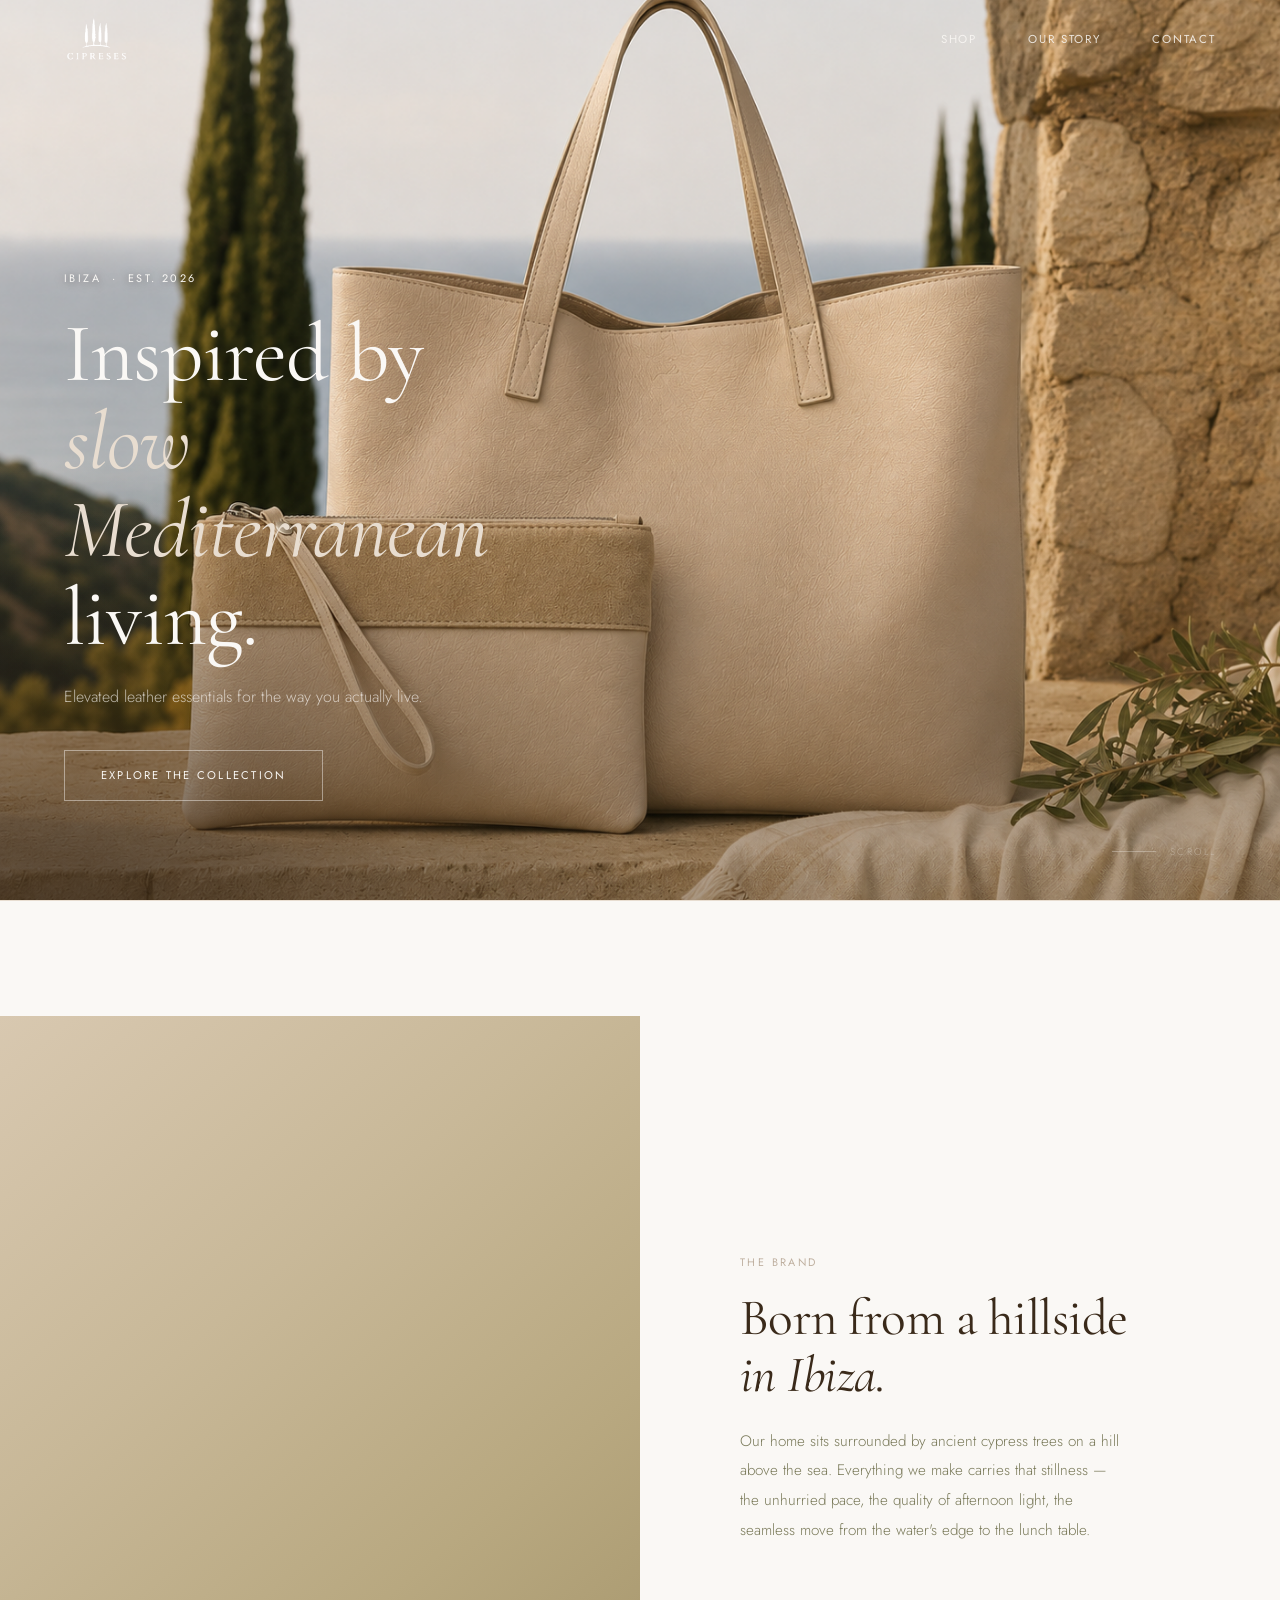
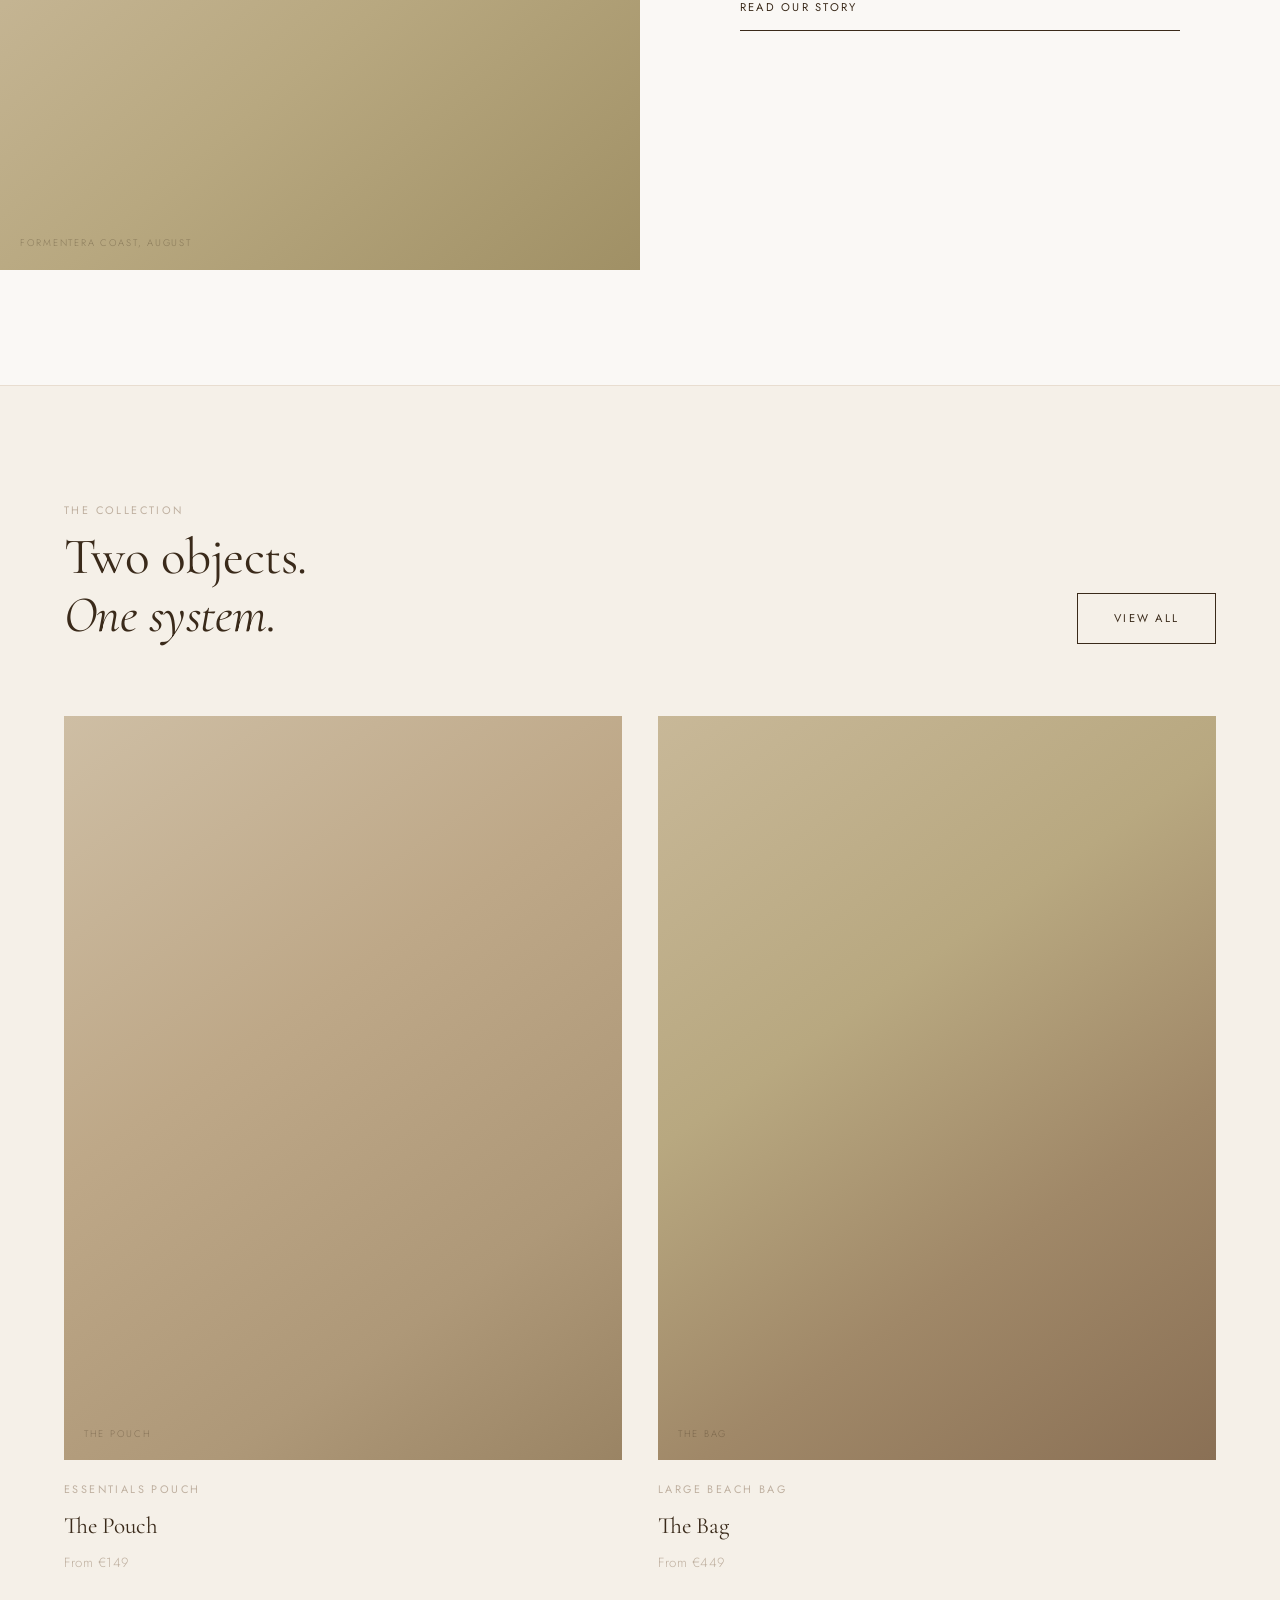
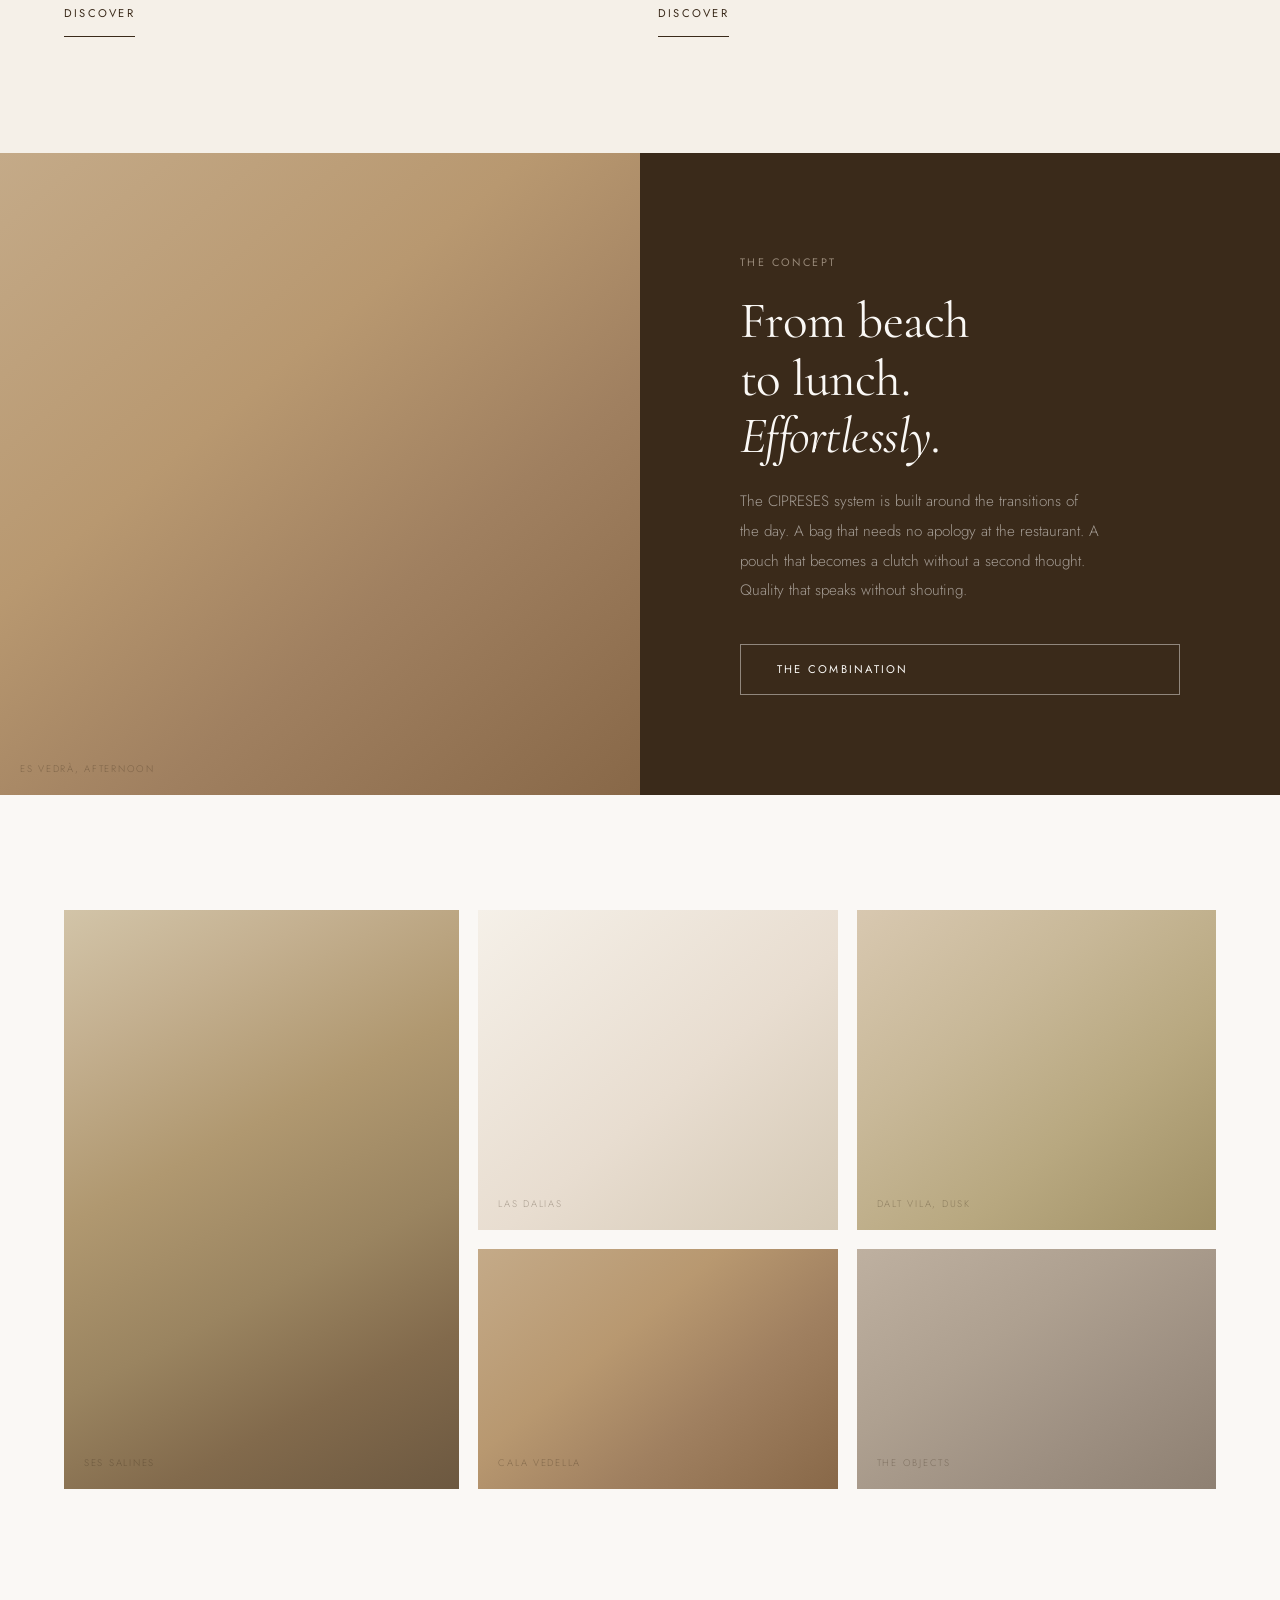
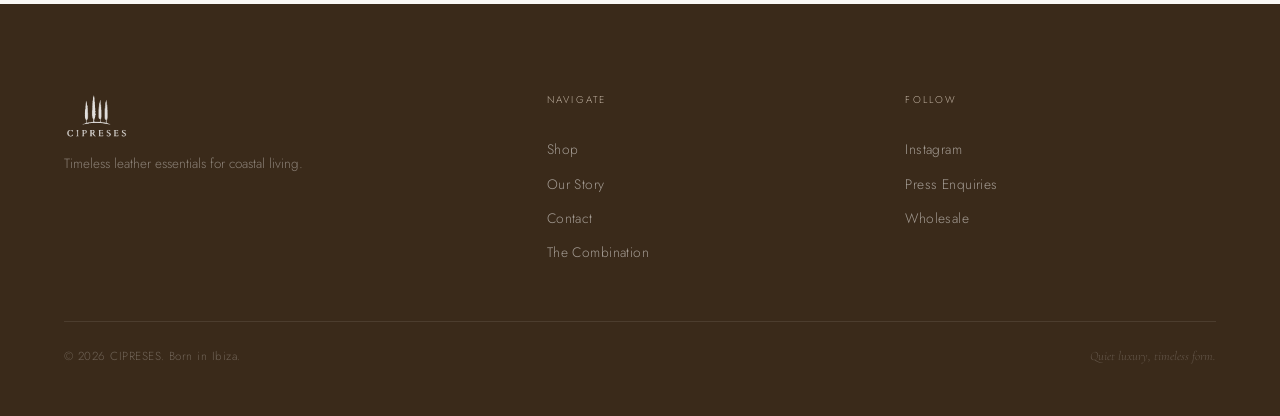
<file: index.html>
<!DOCTYPE html>
<html lang="en">
<head>
  <meta charset="UTF-8">
  <meta name="viewport" content="width=device-width, initial-scale=1.0">
  <meta name="description" content="CIPRESES — Elevated leather beach bags and essentials pouches inspired by slow Mediterranean living. Born in Ibiza.">
  <meta name="theme-color" content="#3A2A1A">
  <title>CIPRESES — Quiet Luxury from Ibiza</title>
  <link rel="preconnect" href="https://fonts.googleapis.com">
  <link rel="preconnect" href="https://fonts.gstatic.com" crossorigin>
  <link href="https://fonts.googleapis.com/css2?family=Cormorant+Garamond:ital,wght@0,300;0,400;0,500;0,600;1,300;1,400;1,500&family=Jost:wght@300;400;500&display=swap" rel="stylesheet">
  <link rel="stylesheet" href="style.css">
  <style>
    /* Hero fade-in on load */
    .hero-content { animation: fadeUp 1.1s cubic-bezier(0.25,0.46,0.45,0.94) both 0.2s; }
    @keyframes fadeUp {
      from { opacity: 0; transform: translateY(22px); }
      to   { opacity: 1; transform: none; }
    }
  </style>
</head>
<body>

  <!-- ======= NAVIGATION ======= -->
  <nav class="nav on-dark" aria-label="Main navigation">
    <a href="index.html" class="nav-logo">
      <img src="images/logo.png" alt="CIPRESES" class="nav-logo-img" width="66" height="46">
    </a>

    <ul class="nav-links" role="list">
      <li><a href="shop.html">Shop</a></li>
      <li><a href="story.html">Our Story</a></li>
      <li><a href="contact.html">Contact</a></li>
    </ul>

    <button class="nav-toggle" aria-label="Open menu" aria-expanded="false">
      <span></span><span></span><span></span>
    </button>
  </nav>

  <nav class="mobile-menu" aria-label="Mobile navigation">
    <a href="shop.html">Shop</a>
    <a href="story.html">Our Story</a>
    <a href="contact.html">Contact</a>
  </nav>

  <!-- ======= HERO ======= -->
  <section class="hero" aria-label="Hero">
    <div class="hero-visual" aria-hidden="true">
      <img
        src="images/IMG_4352.png"
        alt=""
        class="real-img"
        fetchpriority="high"
        decoding="async"
      >
    </div>

    <div class="hero-content">
      <span class="hero-label label">Ibiza &nbsp;·&nbsp; Est. 2026</span>
      <h1 class="hero-h1">
        Inspired by<br>
        <em>slow Mediterranean</em><br>
        living.
      </h1>
      <p class="hero-sub">Elevated leather essentials for the way you actually live.</p>
      <a href="shop.html" class="btn btn-outline-light">Explore the Collection</a>
    </div>

    <div class="hero-scroll" aria-hidden="true">
      <div class="hero-scroll-line"></div>
      <span class="hero-scroll-text">Scroll</span>
    </div>
  </section>

  <!-- ======= TEASER — Brand Story ======= -->
  <hr class="hr">

  <section class="teaser sec" aria-label="Brand story">
    <div class="teaser-img photo photo--warm reveal">
      <span class="photo-label">Formentera Coast, August</span>
    </div>
    <div class="teaser-body">
      <span class="label reveal">The Brand</span>
      <h2 class="reveal reveal-d1">Born from a hillside<br><em>in Ibiza.</em></h2>
      <p class="reveal reveal-d2">
        Our home sits surrounded by ancient cypress trees on a hill above the sea.
        Everything we make carries that stillness — the unhurried pace, the quality of
        afternoon light, the seamless move from the water's edge to the lunch table.
      </p>
      <a href="story.html" class="btn btn-ghost reveal reveal-d3">Read Our Story</a>
    </div>
  </section>

  <!-- ======= PRODUCTS PREVIEW ======= -->
  <hr class="hr">

  <section class="preview-sec sec" aria-label="Products">
    <div class="wrap">
      <div class="preview-header reveal">
        <div>
          <span class="label" style="display:block;margin-bottom:10px;">The Collection</span>
          <h2>Two objects.<br><em>One system.</em></h2>
        </div>
        <a href="shop.html" class="btn btn-outline">View All</a>
      </div>

      <div class="preview-grid">
        <a href="product-pouch.html" class="pcard reveal reveal-d1">
          <div class="pcard-img">
            <div class="photo photo--product-a">
              <span class="photo-label">The Pouch</span>
            </div>
          </div>
          <span class="label pcard-label">Essentials Pouch</span>
          <div class="pcard-name">The Pouch</div>
          <div class="pcard-price">From €149</div>
          <span class="btn btn-ghost">Discover</span>
        </a>

        <a href="product-bag.html" class="pcard reveal reveal-d2">
          <div class="pcard-img">
            <div class="photo photo--product-b">
              <span class="photo-label">The Bag</span>
            </div>
          </div>
          <span class="label pcard-label">Large Beach Bag</span>
          <div class="pcard-name">The Bag</div>
          <div class="pcard-price">From €449</div>
          <span class="btn btn-ghost">Discover</span>
        </a>
      </div>
    </div>
  </section>

  <!-- ======= LIFESTYLE BAND ======= -->
  <section class="lifestyle-band" aria-label="Lifestyle concept">
    <div class="lifestyle-band-img photo photo--dusk reveal">
      <span class="photo-label">Es Vedrà, Afternoon</span>
    </div>
    <div class="lifestyle-band-body">
      <span class="label">The Concept</span>
      <h2>From beach<br>to lunch.<br><em>Effortlessly.</em></h2>
      <p>
        The CIPRESES system is built around the transitions of the day.
        A bag that needs no apology at the restaurant. A pouch that becomes a clutch
        without a second thought. Quality that speaks without shouting.
      </p>
      <a href="product.html" class="btn btn-outline-light reveal reveal-d2">The Combination</a>
    </div>
  </section>

  <!-- ======= MOOD GRID ======= -->
  <section class="sec" aria-label="Editorial images" aria-hidden="true">
    <div class="wrap">
      <div class="mood-grid">
        <div class="mood-item mood-item--tall reveal">
          <div class="photo photo--hero" style="height:100%;">
            <span class="photo-label">Ses Salines</span>
          </div>
        </div>
        <div class="mood-item reveal reveal-d1">
          <div class="photo photo--light" style="min-height:280px;">
            <span class="photo-label">Las Dalias</span>
          </div>
        </div>
        <div class="mood-item reveal reveal-d2">
          <div class="photo photo--warm" style="min-height:280px;">
            <span class="photo-label">Dalt Vila, Dusk</span>
          </div>
        </div>
        <div class="mood-item reveal reveal-d1">
          <div class="photo photo--dusk" style="min-height:220px;">
            <span class="photo-label">Cala Vedella</span>
          </div>
        </div>
        <div class="mood-item reveal reveal-d3">
          <div class="photo photo--product-c" style="min-height:220px;">
            <span class="photo-label">The Objects</span>
          </div>
        </div>
      </div>
    </div>
  </section>

  <!-- ======= FOOTER ======= -->
  <footer class="footer">
    <div class="wrap">
      <div class="footer-grid">
        <div class="footer-brand">
          <a href="index.html" class="nav-logo" style="margin-bottom:14px;">
            <img src="images/logo.png" alt="CIPRESES" class="nav-logo-img" width="66" height="46">
          </a>
          <p>Timeless leather essentials for coastal living.</p>
        </div>

        <nav class="footer-links" aria-label="Footer navigation">
          <span class="footer-col-title">Navigate</span>
          <a href="shop.html">Shop</a>
          <a href="story.html">Our Story</a>
          <a href="contact.html">Contact</a>
          <a href="product.html">The Combination</a>
        </nav>

        <div class="footer-links">
          <span class="footer-col-title">Follow</span>
          <a href="#" rel="noopener">Instagram</a>
          <a href="contact.html">Press Enquiries</a>
          <a href="contact.html">Wholesale</a>
        </div>
      </div>

      <div class="footer-bottom">
        <span class="footer-copy">&copy; 2026 CIPRESES. Born in Ibiza.</span>
        <span class="footer-origin">Quiet luxury, timeless form.</span>
      </div>
    </div>
  </footer>

  <script src="script.js"></script>
</body>
</html>
</file>
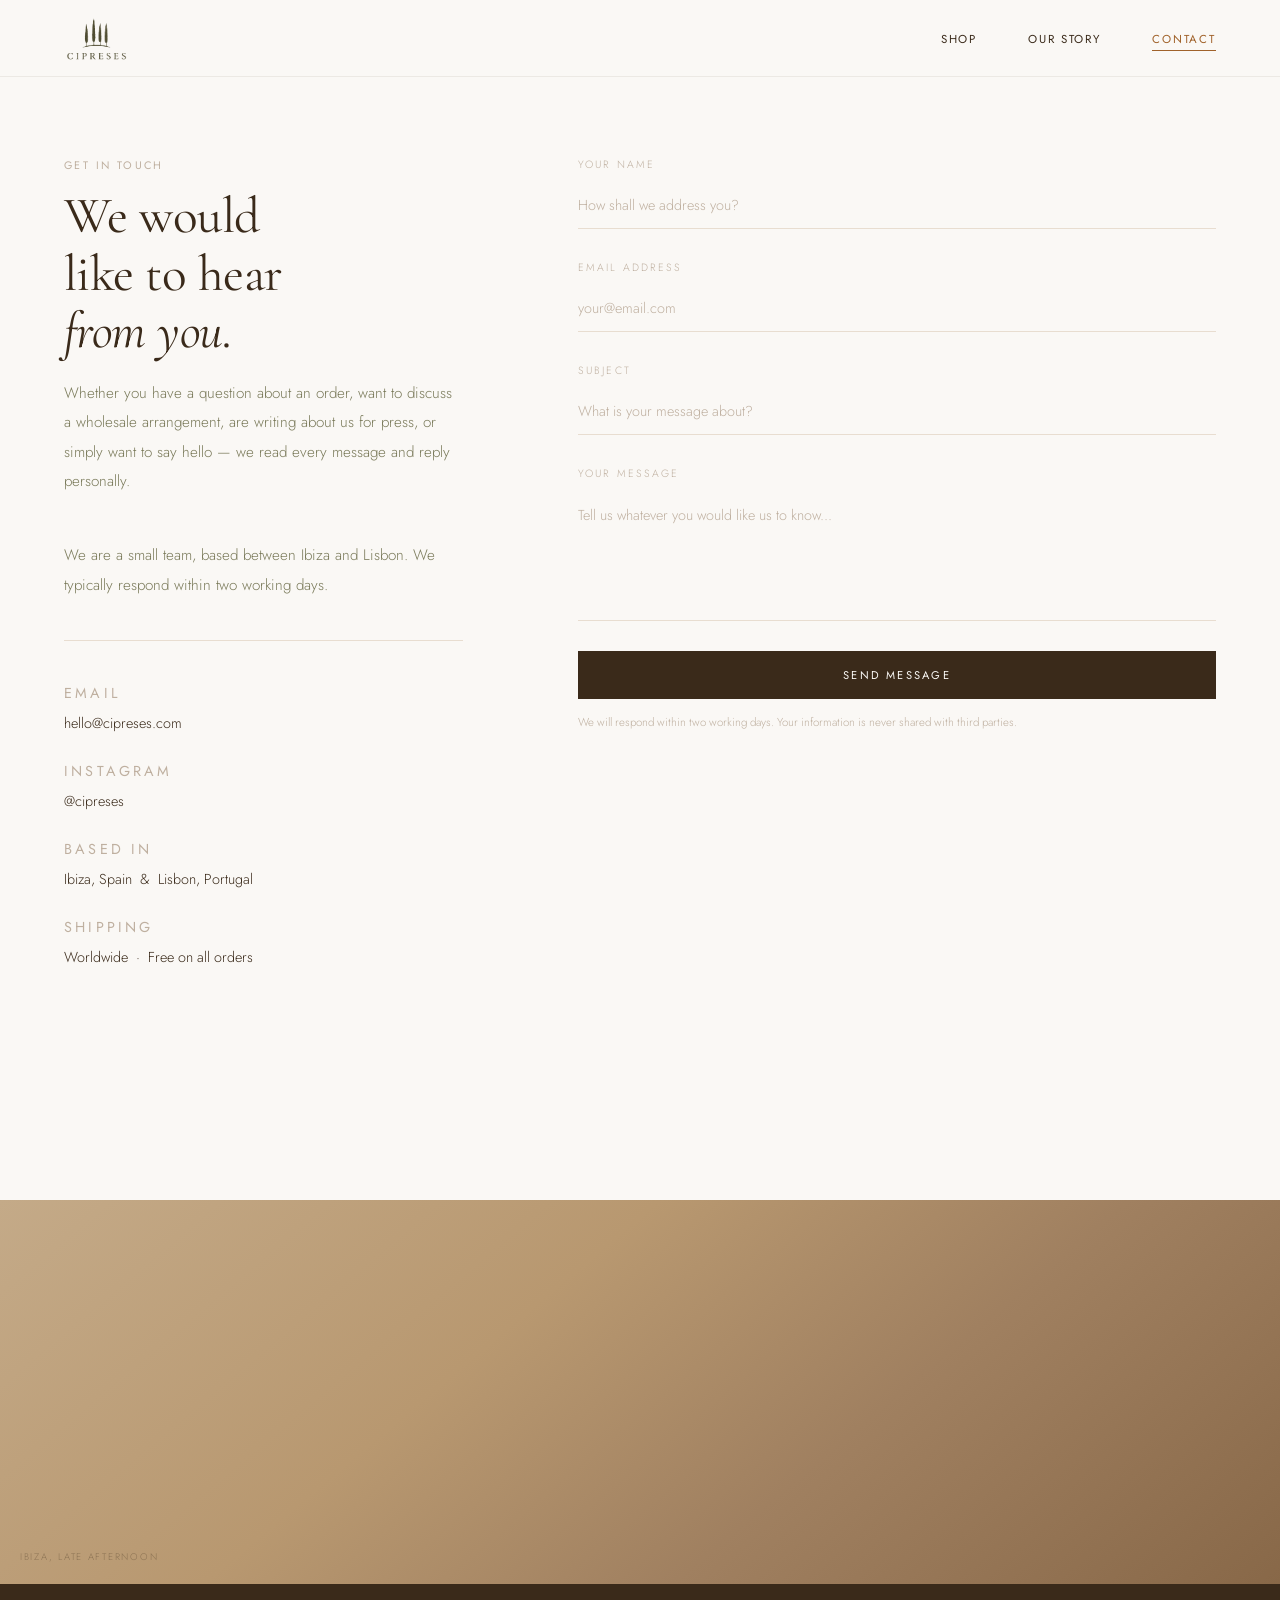
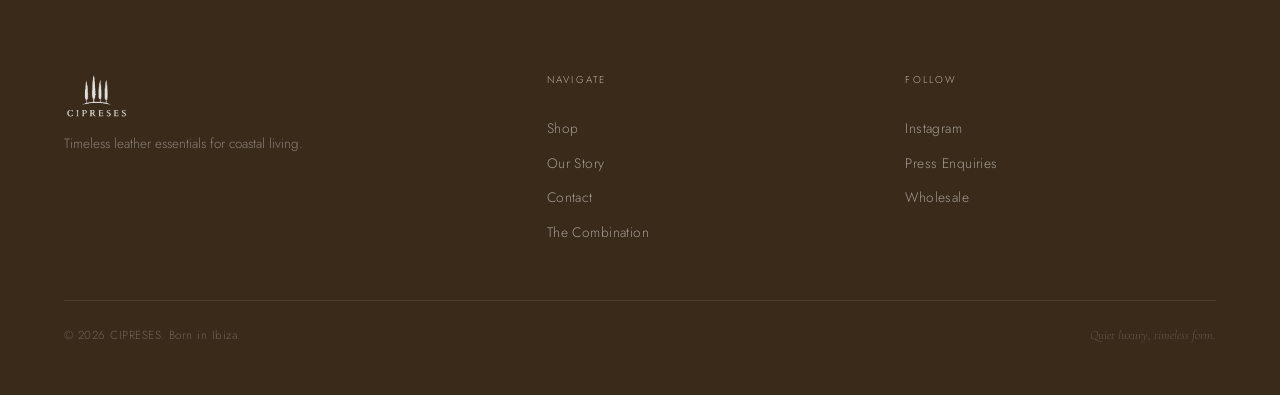
<file: contact.html>
<!DOCTYPE html>
<html lang="en">
<head>
  <meta charset="UTF-8">
  <meta name="viewport" content="width=device-width, initial-scale=1.0">
  <meta name="description" content="Contact CIPRESES — for product questions, press enquiries, wholesale, or just to say hello. Born in Ibiza, open to the world.">
  <title>Contact — CIPRESES</title>
  <link rel="preconnect" href="https://fonts.googleapis.com">
  <link rel="preconnect" href="https://fonts.gstatic.com" crossorigin>
  <link href="https://fonts.googleapis.com/css2?family=Cormorant+Garamond:ital,wght@0,300;0,400;0,500;0,600;1,300;1,400;1,500&family=Jost:wght@300;400;500&display=swap" rel="stylesheet">
  <link rel="stylesheet" href="style.css">
</head>
<body>

  <!-- ======= NAVIGATION ======= -->
  <nav class="nav solid" aria-label="Main navigation">
    <a href="index.html" class="nav-logo">
      <img src="images/logo.png" alt="CIPRESES" class="nav-logo-img" width="66" height="46">
    </a>

    <ul class="nav-links" role="list">
      <li><a href="shop.html">Shop</a></li>
      <li><a href="story.html">Our Story</a></li>
      <li><a href="contact.html">Contact</a></li>
    </ul>

    <button class="nav-toggle" aria-label="Open menu" aria-expanded="false">
      <span></span><span></span><span></span>
    </button>
  </nav>

  <nav class="mobile-menu" aria-label="Mobile navigation">
    <a href="shop.html">Shop</a>
    <a href="story.html">Our Story</a>
    <a href="contact.html">Contact</a>
  </nav>

  <!-- ======= CONTACT LAYOUT ======= -->
  <main>
    <div class="wrap contact-layout">

      <!-- Aside — info -->
      <aside class="contact-aside reveal">
        <span class="label" style="display:block;margin-bottom:14px;">Get in Touch</span>
        <h2>We would<br>like to hear<br><em style="font-style:italic;">from you.</em></h2>
        <p>
          Whether you have a question about an order, want to discuss a wholesale
          arrangement, are writing about us for press, or simply want to say hello —
          we read every message and reply personally.
        </p>
        <p style="margin-bottom:0;">
          We are a small team, based between Ibiza and Lisbon. We typically respond
          within two working days.
        </p>

        <hr class="hr" style="margin:40px 0;">

        <div class="contact-details">
          <div class="cd-item">
            <span class="label">Email</span>
            <a href="mailto:hello@cipreses.com">hello@cipreses.com</a>
          </div>
          <div class="cd-item">
            <span class="label">Instagram</span>
            <a href="#" rel="noopener">@cipreses</a>
          </div>
          <div class="cd-item">
            <span class="label">Based in</span>
            <span>Ibiza, Spain &nbsp;&amp;&nbsp; Lisbon, Portugal</span>
          </div>
          <div class="cd-item">
            <span class="label">Shipping</span>
            <span>Worldwide &nbsp;·&nbsp; Free on all orders</span>
          </div>
        </div>
      </aside>

      <!-- Form -->
      <div class="reveal reveal-d2">
        <form class="contact-form-wrap js-contact-form" novalidate aria-label="Contact form">
          <div class="form-group">
            <label class="form-label" for="name">Your Name</label>
            <input
              class="form-input"
              type="text"
              id="name"
              name="name"
              placeholder="How shall we address you?"
              required
              autocomplete="name"
            >
          </div>

          <div class="form-group">
            <label class="form-label" for="email">Email Address</label>
            <input
              class="form-input"
              type="email"
              id="email"
              name="email"
              placeholder="your@email.com"
              required
              autocomplete="email"
            >
          </div>

          <div class="form-group">
            <label class="form-label" for="subject">Subject</label>
            <input
              class="form-input"
              type="text"
              id="subject"
              name="subject"
              placeholder="What is your message about?"
            >
          </div>

          <div class="form-group">
            <label class="form-label" for="message">Your Message</label>
            <textarea
              class="form-textarea"
              id="message"
              name="message"
              placeholder="Tell us whatever you would like us to know..."
              required
            ></textarea>
          </div>

          <div>
            <button type="submit" class="btn btn-dark" style="width:100%;">Send Message</button>
            <p style="font-size:0.72rem;color:var(--taupe);margin-top:14px;line-height:1.7;">
              We will respond within two working days. Your information is never shared with third parties.
            </p>
          </div>
        </form>

        <div class="form-success" role="alert">
          <span style="font-family:'Cormorant Garamond',serif;font-size:1.4rem;font-style:italic;display:block;margin-bottom:10px;">
            Thank you.
          </span>
          Your message has been received. We will be in touch within two working days.
        </div>
      </div>

    </div>

    <!-- ======= EDITORIAL BAND ======= -->
    <section aria-hidden="true" style="margin-top:var(--sec);">
      <div class="photo photo--dusk" style="width:100%;height:clamp(220px,30vw,420px);">
        <span class="photo-label">Ibiza, Late Afternoon</span>
      </div>
    </section>

  </main>

  <!-- ======= FOOTER ======= -->
  <footer class="footer">
    <div class="wrap">
      <div class="footer-grid">
        <div class="footer-brand">
          <a href="index.html" class="nav-logo" style="margin-bottom:14px;">
            <img src="images/logo.png" alt="CIPRESES" class="nav-logo-img" width="66" height="46">
          </a>
          <p>Timeless leather essentials for coastal living.</p>
        </div>

        <nav class="footer-links" aria-label="Footer navigation">
          <span class="footer-col-title">Navigate</span>
          <a href="shop.html">Shop</a>
          <a href="story.html">Our Story</a>
          <a href="contact.html">Contact</a>
          <a href="product.html">The Combination</a>
        </nav>

        <div class="footer-links">
          <span class="footer-col-title">Follow</span>
          <a href="#" rel="noopener">Instagram</a>
          <a href="contact.html">Press Enquiries</a>
          <a href="contact.html">Wholesale</a>
        </div>
      </div>

      <div class="footer-bottom">
        <span class="footer-copy">&copy; 2026 CIPRESES. Born in Ibiza.</span>
        <span class="footer-origin">Quiet luxury, timeless form.</span>
      </div>
    </div>
  </footer>

  <script src="script.js"></script>
</body>
</html>
</file>
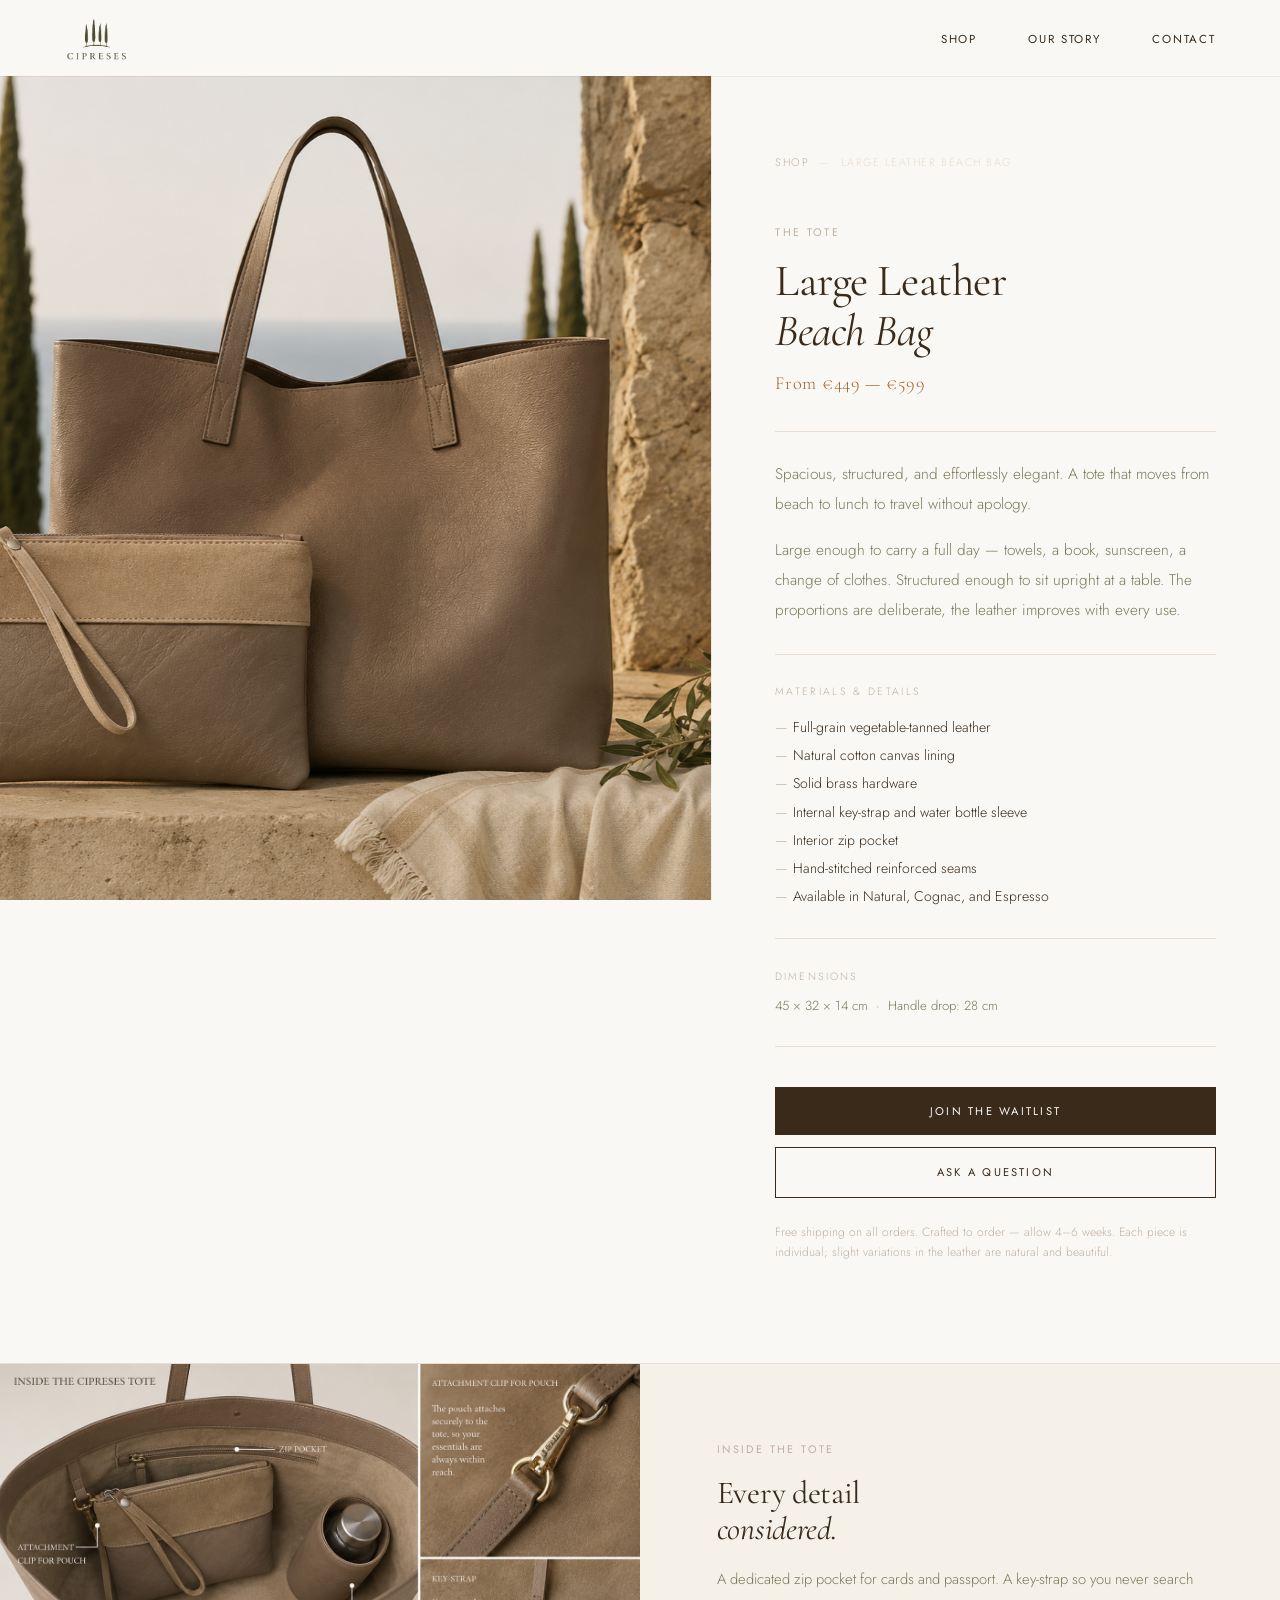
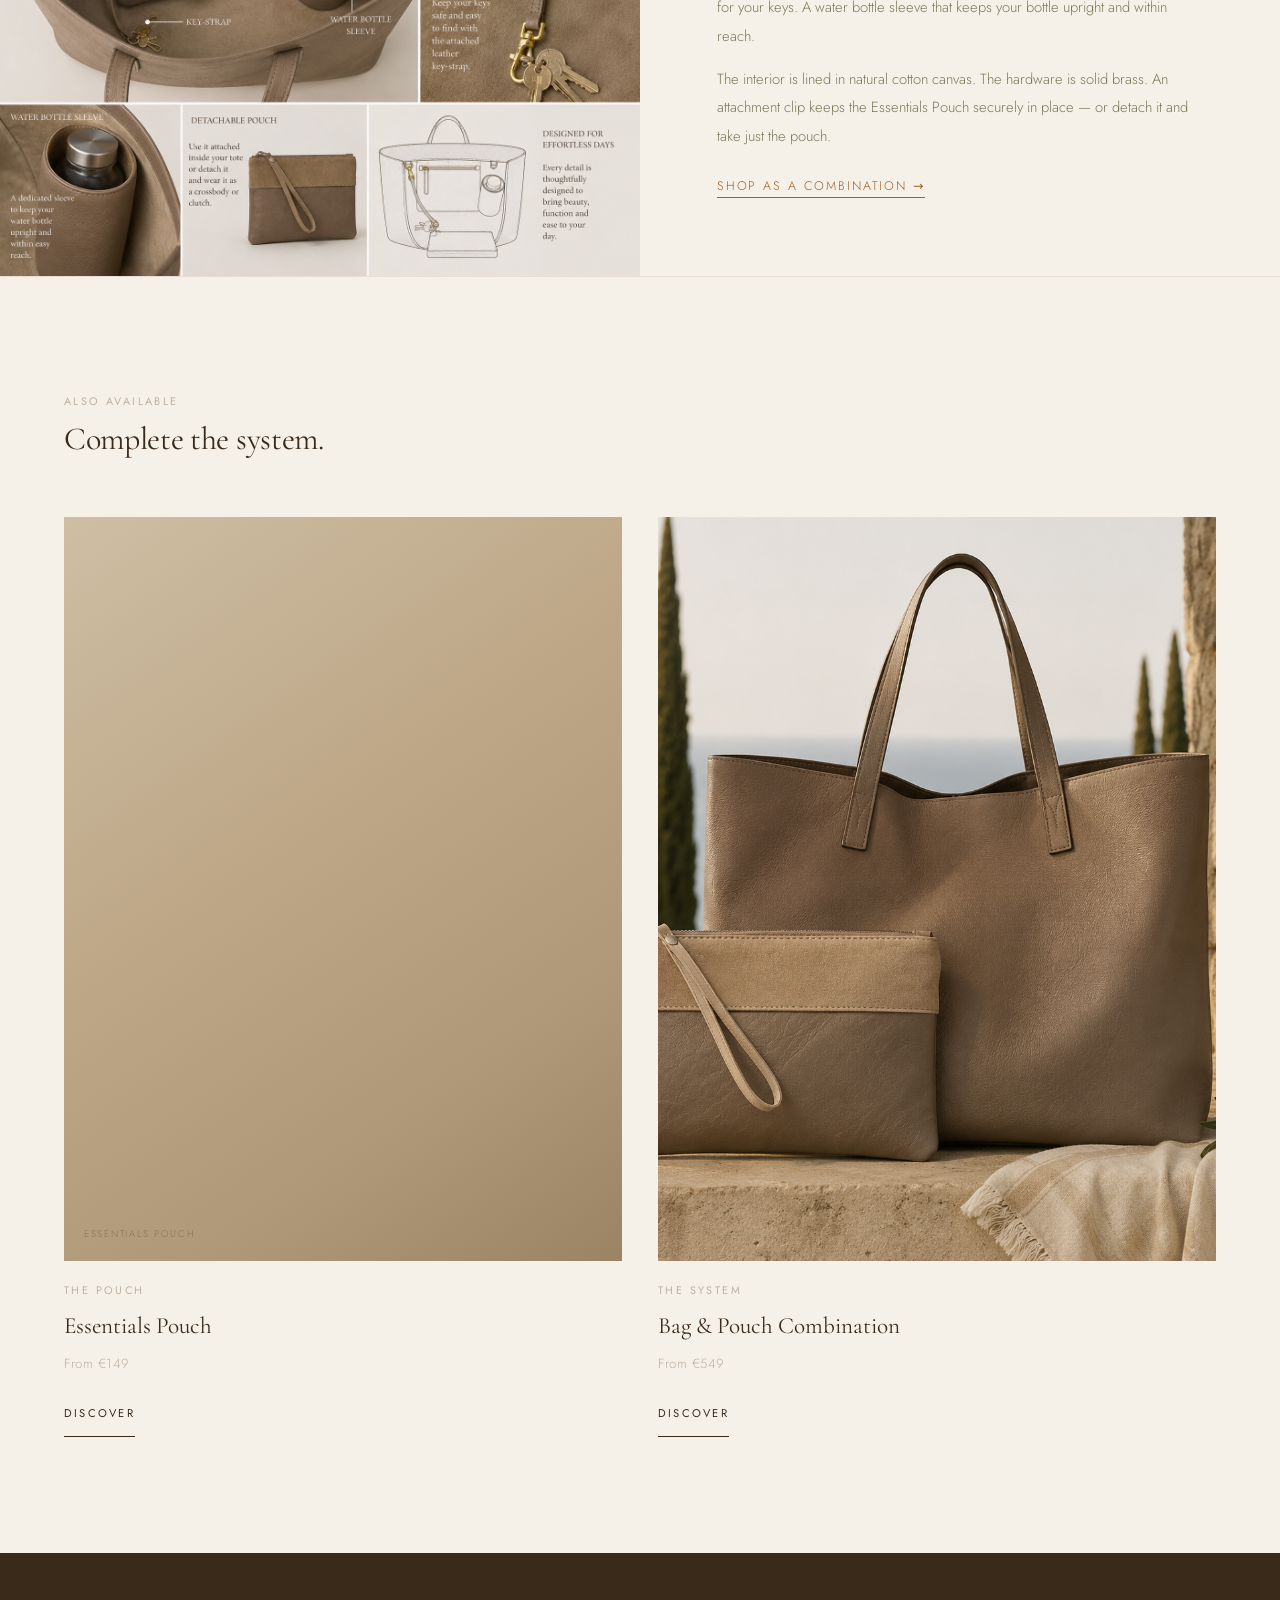
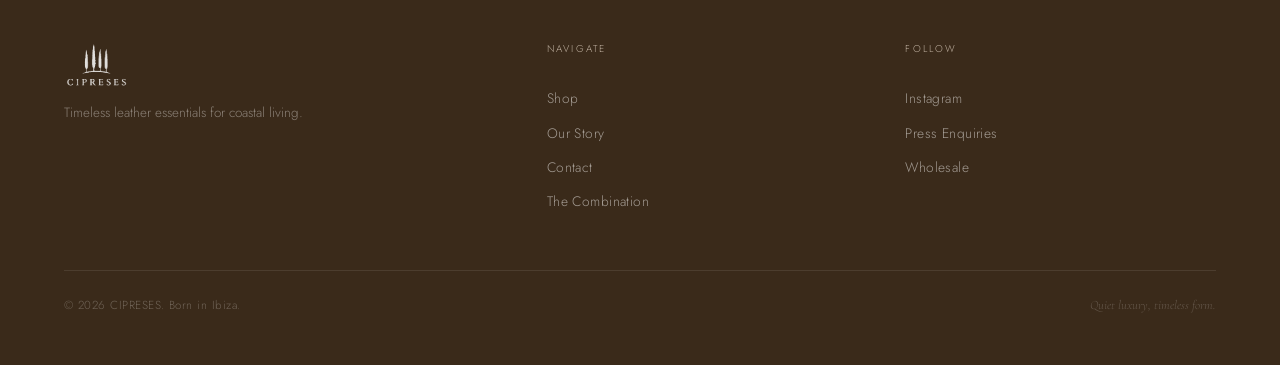
<file: product-bag.html>
<!DOCTYPE html>
<html lang="en">
<head>
  <meta charset="UTF-8">
  <meta name="viewport" content="width=device-width, initial-scale=1.0">
  <meta name="description" content="The Large Leather Beach Bag by CIPRESES — spacious, structured, and effortlessly elegant. A tote that moves from beach to lunch to travel without apology. From €449.">
  <title>Large Leather Beach Bag — CIPRESES</title>
  <link rel="preconnect" href="https://fonts.googleapis.com">
  <link rel="preconnect" href="https://fonts.gstatic.com" crossorigin>
  <link href="https://fonts.googleapis.com/css2?family=Cormorant+Garamond:ital,wght@0,300;0,400;0,500;0,600;1,300;1,400;1,500&family=Jost:wght@300;400;500&display=swap" rel="stylesheet">
  <link rel="stylesheet" href="style.css">
  <style>
    .pd-info { animation: slideIn 0.9s cubic-bezier(0.25,0.46,0.45,0.94) both 0.15s; }
    @keyframes slideIn {
      from { opacity: 0; transform: translateX(18px); }
      to   { opacity: 1; transform: none; }
    }
  </style>
</head>
<body>

  <!-- ======= NAVIGATION ======= -->
  <nav class="nav solid" aria-label="Main navigation">
    <a href="index.html" class="nav-logo">
      <img src="images/logo.png" alt="CIPRESES" class="nav-logo-img" width="66" height="46">
    </a>

    <ul class="nav-links" role="list">
      <li><a href="shop.html">Shop</a></li>
      <li><a href="story.html">Our Story</a></li>
      <li><a href="contact.html">Contact</a></li>
    </ul>

    <button class="nav-toggle" aria-label="Open menu" aria-expanded="false">
      <span></span><span></span><span></span>
    </button>
  </nav>

  <nav class="mobile-menu" aria-label="Mobile navigation">
    <a href="shop.html">Shop</a>
    <a href="story.html">Our Story</a>
    <a href="contact.html">Contact</a>
  </nav>

  <!-- ======= PRODUCT DETAIL ======= -->
  <main class="pd-layout" aria-label="Product detail">

    <!-- Image — focus on the bag -->
    <div class="pd-img">
      <img
        src="images/IMG_4353.png"
        alt="CIPRESES Large Leather Beach Bag in taupe, photographed on a stone terrace overlooking the Mediterranean"
        class="real-img"
        style="object-position: 65% center;"
        fetchpriority="high"
        decoding="async"
      >
    </div>

    <!-- Info -->
    <div class="pd-info">
      <div class="pd-breadcrumb" aria-label="Breadcrumb">
        <a href="shop.html">Shop</a>
        <span>&#8212;</span>
        <span aria-current="page">Large Leather Beach Bag</span>
      </div>

      <span class="label" style="display:block;margin-bottom:14px;">The Tote</span>
      <h1 class="pd-name">Large Leather<br><em style="font-style:italic;">Beach Bag</em></h1>
      <div class="pd-price">From €449 — €599</div>

      <hr class="pd-hr">

      <p class="pd-desc">
        Spacious, structured, and effortlessly elegant. A tote that moves from beach
        to lunch to travel without apology.
      </p>

      <p class="pd-desc" style="margin-top:16px;">
        Large enough to carry a full day — towels, a book, sunscreen, a change of clothes.
        Structured enough to sit upright at a table. The proportions are deliberate,
        the leather improves with every use.
      </p>

      <hr class="pd-hr">

      <div class="pd-mat-title">Materials &amp; Details</div>
      <ul class="pd-materials">
        <li>Full-grain vegetable-tanned leather</li>
        <li>Natural cotton canvas lining</li>
        <li>Solid brass hardware</li>
        <li>Internal key-strap and water bottle sleeve</li>
        <li>Interior zip pocket</li>
        <li>Hand-stitched reinforced seams</li>
        <li>Available in Natural, Cognac, and Espresso</li>
      </ul>

      <hr class="pd-hr">

      <div style="font-size:0.82rem;color:var(--olive);line-height:1.8;">
        <span style="font-size:0.66rem;letter-spacing:0.2em;text-transform:uppercase;color:var(--taupe);display:block;margin-bottom:8px;">Dimensions</span>
        45 × 32 × 14 cm &nbsp;·&nbsp; Handle drop: 28 cm
      </div>

      <hr class="pd-hr">

      <div class="pd-actions">
        <button class="btn btn-dark js-waitlist-btn" type="button">Join the Waitlist</button>
        <a href="contact.html" class="btn btn-outline">Ask a Question</a>
      </div>

      <div class="pd-waitlist-msg" role="alert">
        Thank you. We will be in touch when the Large Leather Beach Bag becomes available.<br>
        <span style="font-size:0.8rem;color:var(--taupe);">Expected availability: Summer 2025</span>
      </div>

      <p style="font-size:0.75rem;color:var(--taupe);margin-top:24px;line-height:1.7;">
        Free shipping on all orders. Crafted to order — allow 4–6 weeks.
        Each piece is individual; slight variations in the leather are natural and beautiful.
      </p>
    </div>

  </main>

  <!-- ======= INTERIOR DETAIL STRIP ======= -->
  <section class="pd-detail-strip" aria-label="Inside the bag">
    <div class="pd-detail-strip-inner">
      <div class="pd-detail-img reveal">
        <img
          src="images/IMG_4354.png"
          alt="Inside the CIPRESES tote showing the zip pocket, attachment clip, key-strap, and water bottle sleeve"
          decoding="async"
        >
      </div>
      <div class="pd-detail-body reveal reveal-d1">
        <span class="label">Inside the Tote</span>
        <h3>Every detail<br><em style="font-style:italic;">considered.</em></h3>
        <p>
          A dedicated zip pocket for cards and passport. A key-strap so you never
          search for your keys. A water bottle sleeve that keeps your bottle upright
          and within reach.
        </p>
        <p style="margin-top:14px;">
          The interior is lined in natural cotton canvas. The hardware is solid brass.
          An attachment clip keeps the Essentials Pouch securely in place — or detach it
          and take just the pouch.
        </p>
        <p style="margin-top:20px;">
          <a href="product.html" style="font-size:0.78rem;letter-spacing:0.15em;text-transform:uppercase;color:var(--cognac);text-decoration:none;border-bottom:1px solid var(--cognac);padding-bottom:2px;">
            Shop as a Combination →
          </a>
        </p>
      </div>
    </div>
  </section>

  <!-- ======= RELATED PRODUCTS ======= -->
  <hr class="hr">

  <section class="sec" aria-label="Related products" style="background:var(--ivory);">
    <div class="wrap">
      <div style="margin-bottom:clamp(36px,5vw,60px);">
        <span class="label reveal" style="display:block;margin-bottom:10px;">Also Available</span>
        <h3 class="reveal reveal-d1">Complete the system.</h3>
      </div>

      <div class="preview-grid">
        <a href="product-pouch.html" class="pcard reveal reveal-d1">
          <div class="pcard-img">
            <div class="photo photo--product-a" style="width:100%;height:100%;">
              <span class="photo-label">Essentials Pouch</span>
            </div>
          </div>
          <span class="label pcard-label">The Pouch</span>
          <div class="pcard-name">Essentials Pouch</div>
          <div class="pcard-price">From €149</div>
          <span class="btn btn-ghost">Discover</span>
        </a>

        <a href="product.html" class="pcard reveal reveal-d2">
          <div class="pcard-img">
            <img src="images/IMG_4353.png" alt="Bag and Pouch Combination" class="real-img" decoding="async">
          </div>
          <span class="label pcard-label">The System</span>
          <div class="pcard-name">Bag &amp; Pouch Combination</div>
          <div class="pcard-price">From €549</div>
          <span class="btn btn-ghost">Discover</span>
        </a>
      </div>
    </div>
  </section>

  <!-- ======= FOOTER ======= -->
  <footer class="footer">
    <div class="wrap">
      <div class="footer-grid">
        <div class="footer-brand">
          <a href="index.html" class="nav-logo" style="margin-bottom:14px;">
            <img src="images/logo.png" alt="CIPRESES" class="nav-logo-img" width="66" height="46">
          </a>
          <p>Timeless leather essentials for coastal living.</p>
        </div>

        <nav class="footer-links" aria-label="Footer navigation">
          <span class="footer-col-title">Navigate</span>
          <a href="shop.html">Shop</a>
          <a href="story.html">Our Story</a>
          <a href="contact.html">Contact</a>
          <a href="product.html">The Combination</a>
        </nav>

        <div class="footer-links">
          <span class="footer-col-title">Follow</span>
          <a href="#" rel="noopener">Instagram</a>
          <a href="contact.html">Press Enquiries</a>
          <a href="contact.html">Wholesale</a>
        </div>
      </div>

      <div class="footer-bottom">
        <span class="footer-copy">&copy; 2026 CIPRESES. Born in Ibiza.</span>
        <span class="footer-origin">Quiet luxury, timeless form.</span>
      </div>
    </div>
  </footer>

  <script src="script.js"></script>
</body>
</html>
</file>
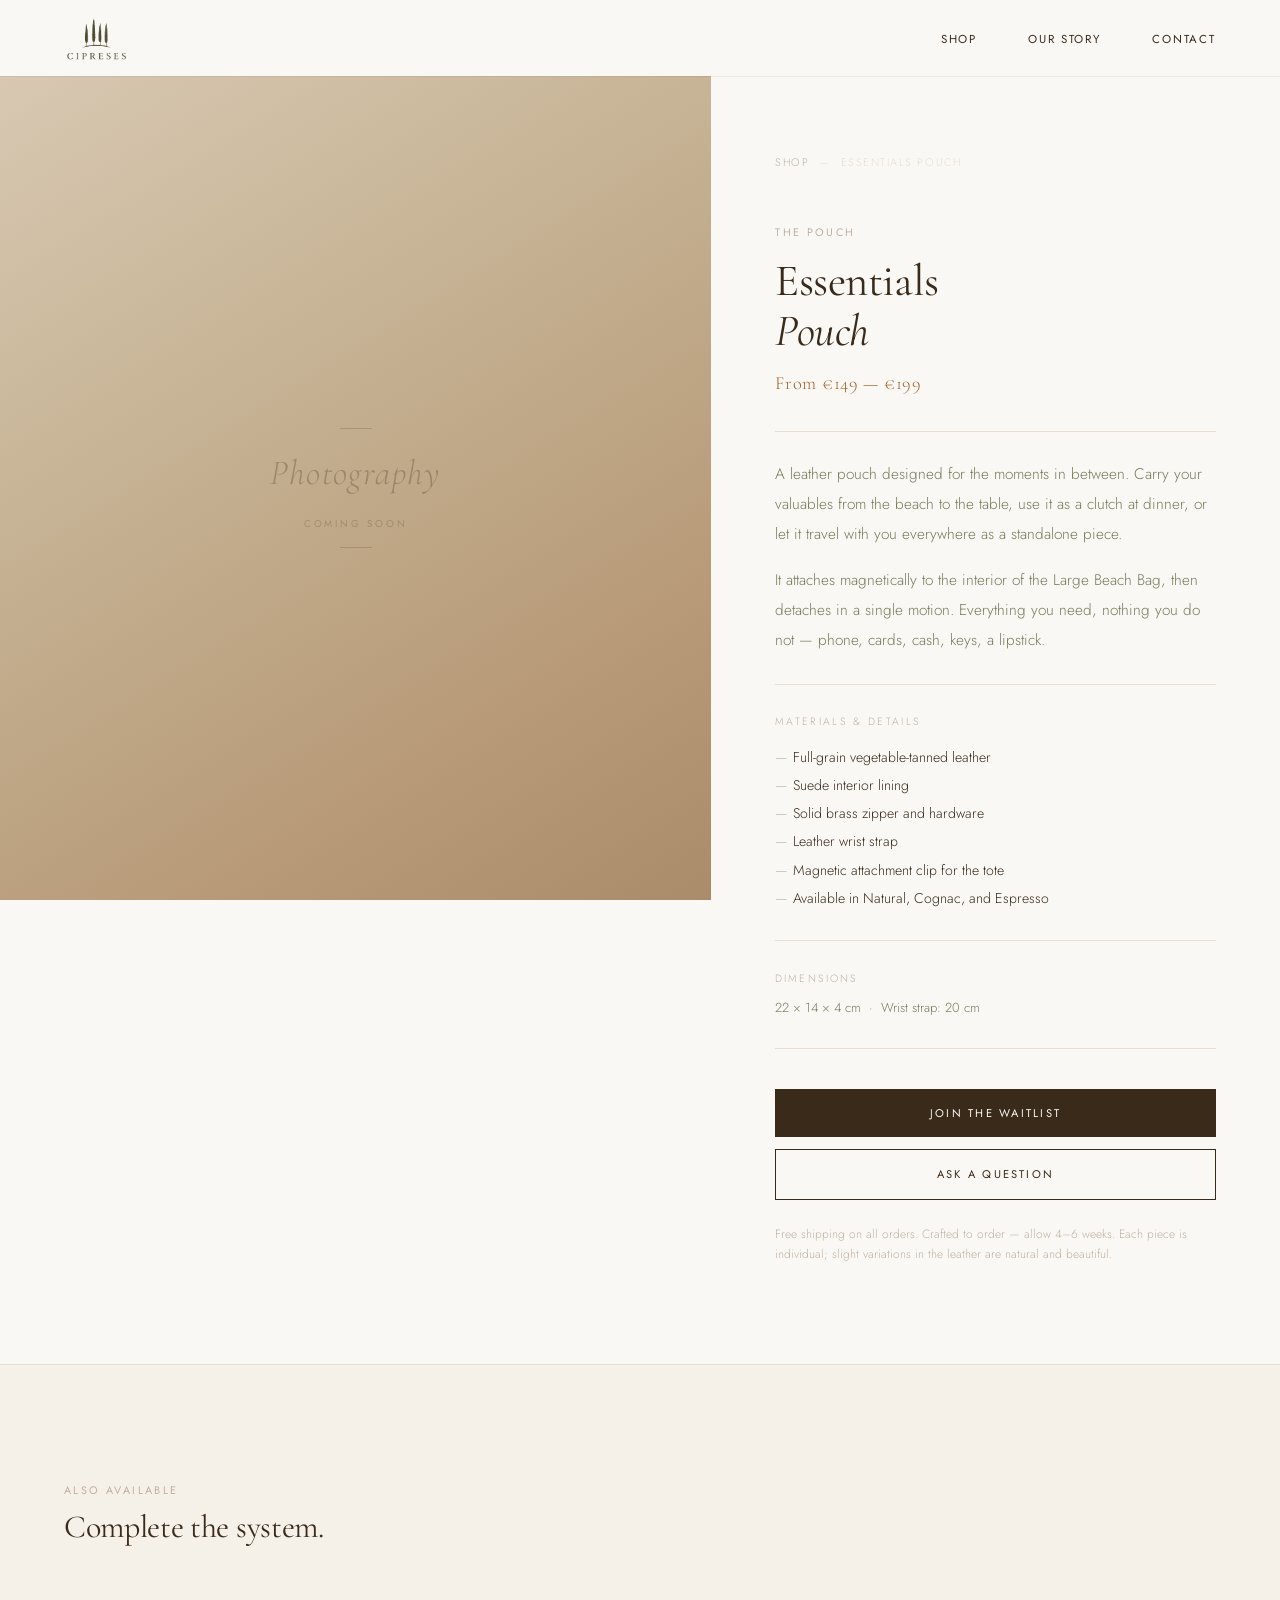
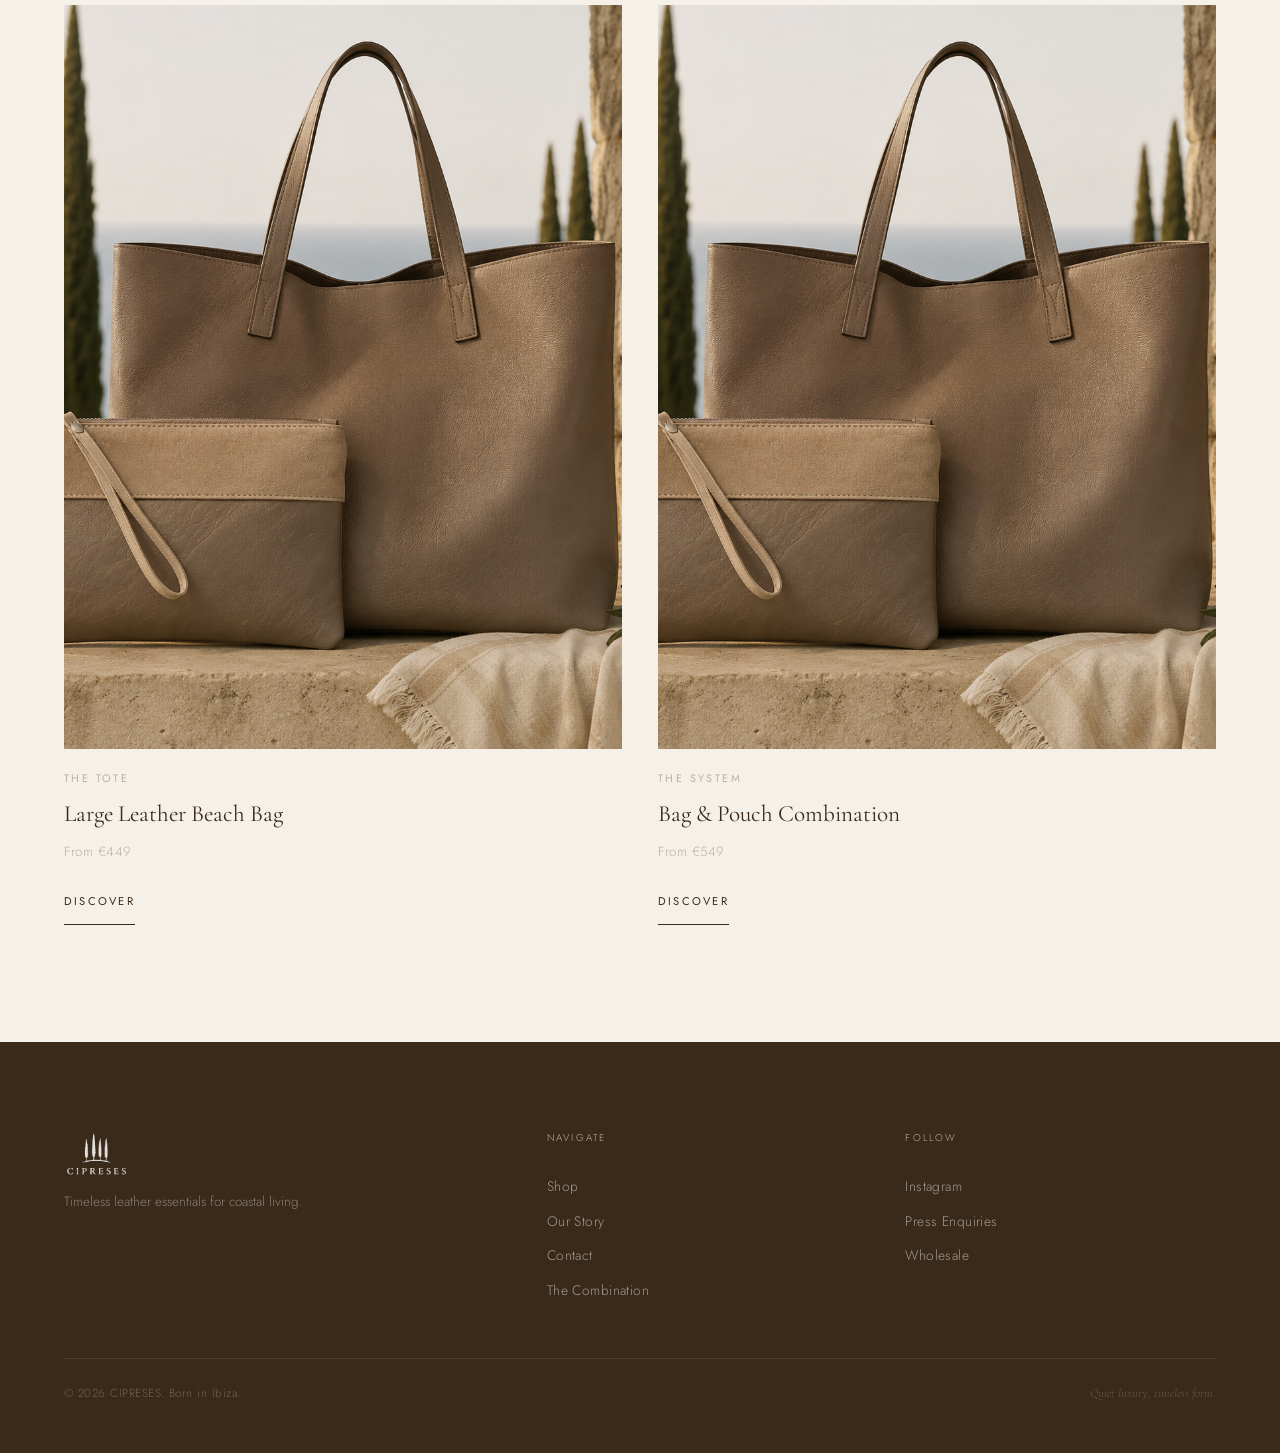
<file: product-pouch.html>
<!DOCTYPE html>
<html lang="en">
<head>
  <meta charset="UTF-8">
  <meta name="viewport" content="width=device-width, initial-scale=1.0">
  <meta name="description" content="The Essentials Pouch by CIPRESES — a leather pouch for the moments in between. Use it as a clutch, attach it to the tote, or carry it everywhere. From €149.">
  <title>Essentials Pouch — CIPRESES</title>
  <link rel="preconnect" href="https://fonts.googleapis.com">
  <link rel="preconnect" href="https://fonts.gstatic.com" crossorigin>
  <link href="https://fonts.googleapis.com/css2?family=Cormorant+Garamond:ital,wght@0,300;0,400;0,500;0,600;1,300;1,400;1,500&family=Jost:wght@300;400;500&display=swap" rel="stylesheet">
  <link rel="stylesheet" href="style.css">
  <style>
    .pd-info { animation: slideIn 0.9s cubic-bezier(0.25,0.46,0.45,0.94) both 0.15s; }
    @keyframes slideIn {
      from { opacity: 0; transform: translateX(18px); }
      to   { opacity: 1; transform: none; }
    }

    /* Gradient placeholder with centred label */
    .pd-img-placeholder {
      width: 100%;
      height: 100%;
      display: flex;
      flex-direction: column;
      align-items: center;
      justify-content: center;
      gap: 14px;
      background: linear-gradient(
        148deg,
        #D8C8B2 0%,
        #CCBA9E 25%,
        #C0AA8A 50%,
        #B89A78 75%,
        #AA8C6A 100%
      );
    }

    .pd-img-placeholder-eyebrow {
      font-family: 'Cormorant Garamond', Georgia, serif;
      font-style: italic;
      font-size: clamp(1.4rem, 3vw, 2.2rem);
      color: rgba(58, 42, 26, 0.28);
      letter-spacing: 0.04em;
    }

    .pd-img-placeholder-label {
      font-family: 'Jost', system-ui, sans-serif;
      font-size: 0.62rem;
      font-weight: 400;
      letter-spacing: 0.28em;
      text-transform: uppercase;
      color: rgba(58, 42, 26, 0.22);
    }

    .pd-img-placeholder-rule {
      width: 32px;
      height: 1px;
      background: rgba(58, 42, 26, 0.18);
    }
  </style>
</head>
<body>

  <!-- ======= NAVIGATION ======= -->
  <nav class="nav solid" aria-label="Main navigation">
    <a href="index.html" class="nav-logo">
      <img src="images/logo.png" alt="CIPRESES" class="nav-logo-img" width="66" height="46">
    </a>

    <ul class="nav-links" role="list">
      <li><a href="shop.html">Shop</a></li>
      <li><a href="story.html">Our Story</a></li>
      <li><a href="contact.html">Contact</a></li>
    </ul>

    <button class="nav-toggle" aria-label="Open menu" aria-expanded="false">
      <span></span><span></span><span></span>
    </button>
  </nav>

  <nav class="mobile-menu" aria-label="Mobile navigation">
    <a href="shop.html">Shop</a>
    <a href="story.html">Our Story</a>
    <a href="contact.html">Contact</a>
  </nav>

  <!-- ======= PRODUCT DETAIL ======= -->
  <main class="pd-layout" aria-label="Product detail">

    <!-- Placeholder image -->
    <div class="pd-img">
      <div class="pd-img-placeholder" aria-hidden="true">
        <div class="pd-img-placeholder-rule"></div>
        <span class="pd-img-placeholder-eyebrow">Photography</span>
        <span class="pd-img-placeholder-label">Coming Soon</span>
        <div class="pd-img-placeholder-rule"></div>
      </div>
    </div>

    <!-- Info -->
    <div class="pd-info">
      <div class="pd-breadcrumb" aria-label="Breadcrumb">
        <a href="shop.html">Shop</a>
        <span>&#8212;</span>
        <span aria-current="page">Essentials Pouch</span>
      </div>

      <span class="label" style="display:block;margin-bottom:14px;">The Pouch</span>
      <h1 class="pd-name">Essentials<br><em style="font-style:italic;">Pouch</em></h1>
      <div class="pd-price">From €149 — €199</div>

      <hr class="pd-hr">

      <p class="pd-desc">
        A leather pouch designed for the moments in between. Carry your valuables
        from the beach to the table, use it as a clutch at dinner, or let it
        travel with you everywhere as a standalone piece.
      </p>

      <p class="pd-desc" style="margin-top:16px;">
        It attaches magnetically to the interior of the Large Beach Bag, then detaches
        in a single motion. Everything you need, nothing you do not — phone, cards,
        cash, keys, a lipstick.
      </p>

      <hr class="pd-hr">

      <div class="pd-mat-title">Materials &amp; Details</div>
      <ul class="pd-materials">
        <li>Full-grain vegetable-tanned leather</li>
        <li>Suede interior lining</li>
        <li>Solid brass zipper and hardware</li>
        <li>Leather wrist strap</li>
        <li>Magnetic attachment clip for the tote</li>
        <li>Available in Natural, Cognac, and Espresso</li>
      </ul>

      <hr class="pd-hr">

      <div style="font-size:0.82rem;color:var(--olive);line-height:1.8;">
        <span style="font-size:0.66rem;letter-spacing:0.2em;text-transform:uppercase;color:var(--taupe);display:block;margin-bottom:8px;">Dimensions</span>
        22 × 14 × 4 cm &nbsp;·&nbsp; Wrist strap: 20 cm
      </div>

      <hr class="pd-hr">

      <div class="pd-actions">
        <button class="btn btn-dark js-waitlist-btn" type="button">Join the Waitlist</button>
        <a href="contact.html" class="btn btn-outline">Ask a Question</a>
      </div>

      <div class="pd-waitlist-msg" role="alert">
        Thank you. We will be in touch when the Essentials Pouch becomes available.<br>
        <span style="font-size:0.8rem;color:var(--taupe);">Expected availability: Summer 2025</span>
      </div>

      <p style="font-size:0.75rem;color:var(--taupe);margin-top:24px;line-height:1.7;">
        Free shipping on all orders. Crafted to order — allow 4–6 weeks.
        Each piece is individual; slight variations in the leather are natural and beautiful.
      </p>
    </div>

  </main>

  <!-- ======= RELATED PRODUCTS ======= -->
  <hr class="hr">

  <section class="sec" aria-label="Related products" style="background:var(--ivory);">
    <div class="wrap">
      <div style="margin-bottom:clamp(36px,5vw,60px);">
        <span class="label reveal" style="display:block;margin-bottom:10px;">Also Available</span>
        <h3 class="reveal reveal-d1">Complete the system.</h3>
      </div>

      <div class="preview-grid">
        <a href="product-bag.html" class="pcard reveal reveal-d1">
          <div class="pcard-img">
            <img src="images/IMG_4353.png" alt="Large Leather Beach Bag" class="real-img" decoding="async">
          </div>
          <span class="label pcard-label">The Tote</span>
          <div class="pcard-name">Large Leather Beach Bag</div>
          <div class="pcard-price">From €449</div>
          <span class="btn btn-ghost">Discover</span>
        </a>

        <a href="product.html" class="pcard reveal reveal-d2">
          <div class="pcard-img">
            <img src="images/IMG_4353.png" alt="Bag and Pouch Combination" class="real-img" decoding="async">
          </div>
          <span class="label pcard-label">The System</span>
          <div class="pcard-name">Bag &amp; Pouch Combination</div>
          <div class="pcard-price">From €549</div>
          <span class="btn btn-ghost">Discover</span>
        </a>
      </div>
    </div>
  </section>

  <!-- ======= FOOTER ======= -->
  <footer class="footer">
    <div class="wrap">
      <div class="footer-grid">
        <div class="footer-brand">
          <a href="index.html" class="nav-logo" style="margin-bottom:14px;">
            <img src="images/logo.png" alt="CIPRESES" class="nav-logo-img" width="66" height="46">
          </a>
          <p>Timeless leather essentials for coastal living.</p>
        </div>

        <nav class="footer-links" aria-label="Footer navigation">
          <span class="footer-col-title">Navigate</span>
          <a href="shop.html">Shop</a>
          <a href="story.html">Our Story</a>
          <a href="contact.html">Contact</a>
          <a href="product.html">The Combination</a>
        </nav>

        <div class="footer-links">
          <span class="footer-col-title">Follow</span>
          <a href="#" rel="noopener">Instagram</a>
          <a href="contact.html">Press Enquiries</a>
          <a href="contact.html">Wholesale</a>
        </div>
      </div>

      <div class="footer-bottom">
        <span class="footer-copy">&copy; 2026 CIPRESES. Born in Ibiza.</span>
        <span class="footer-origin">Quiet luxury, timeless form.</span>
      </div>
    </div>
  </footer>

  <script src="script.js"></script>
</body>
</html>
</file>
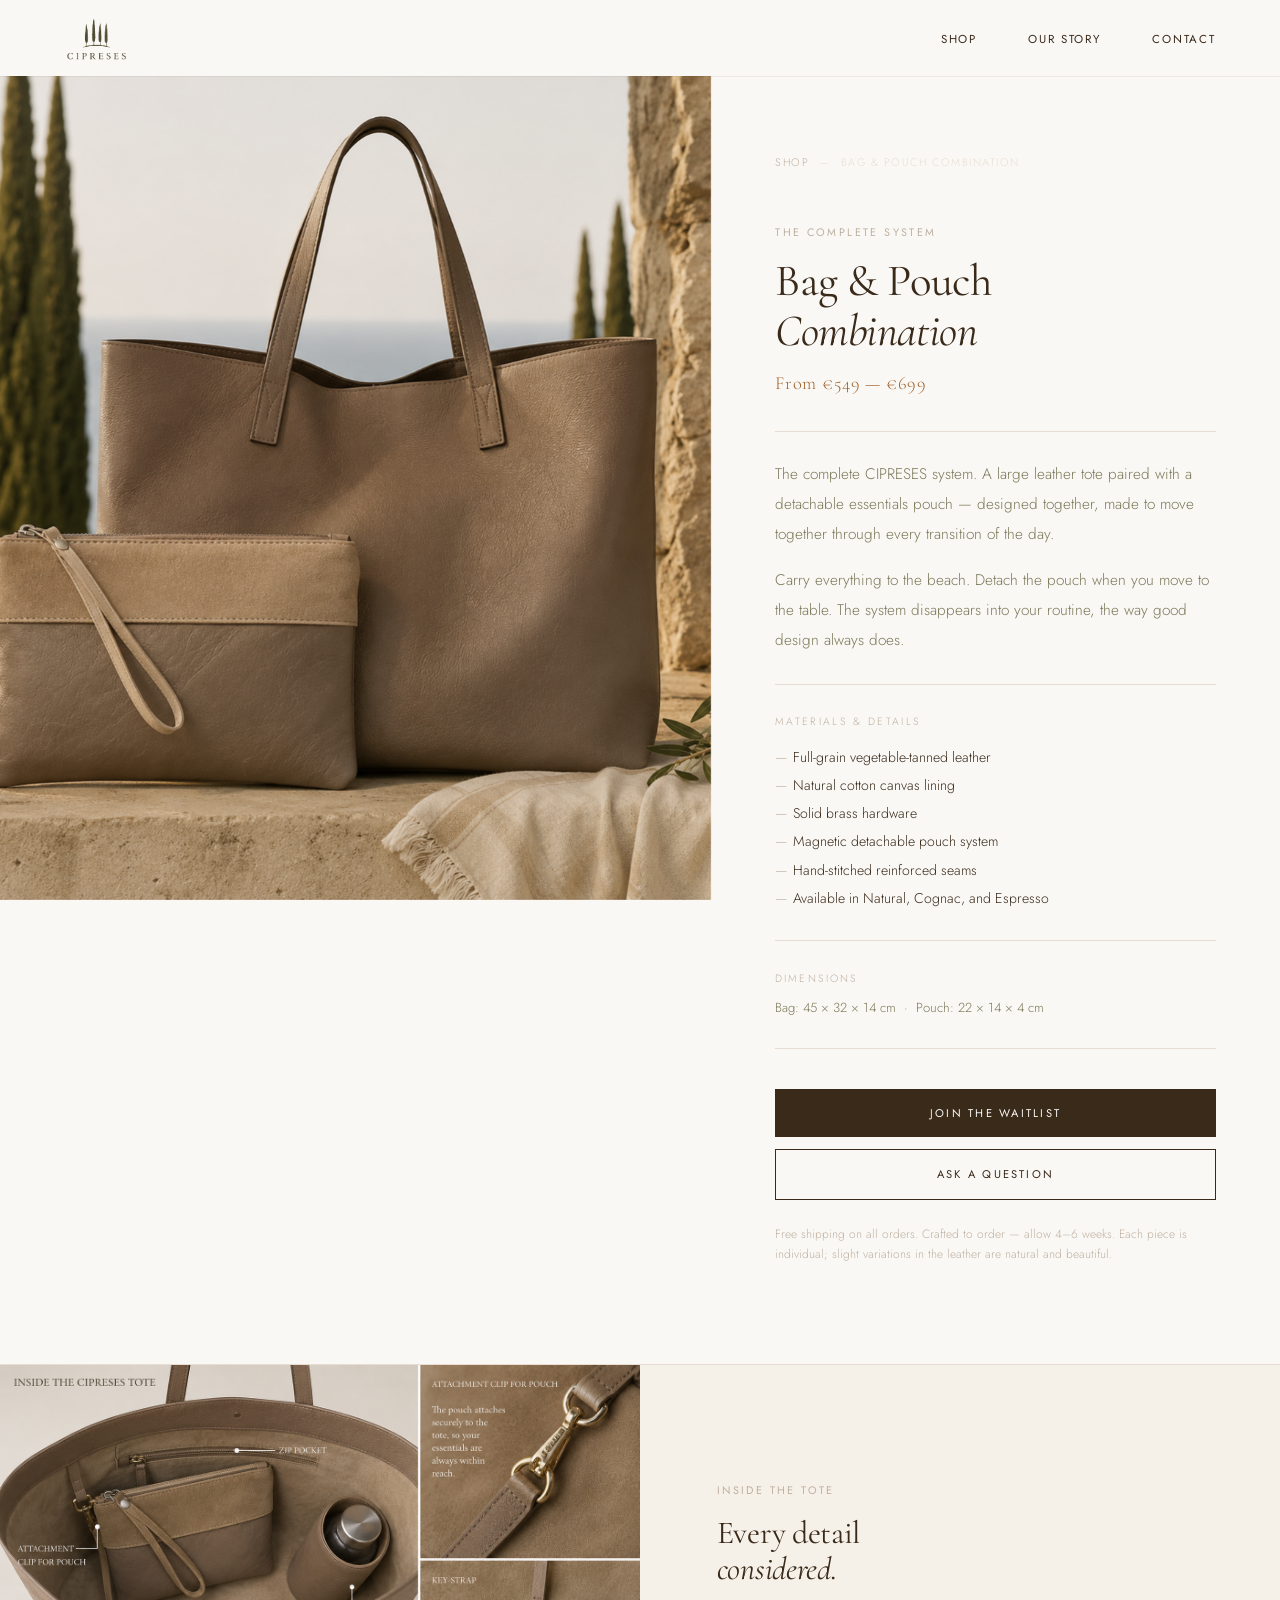
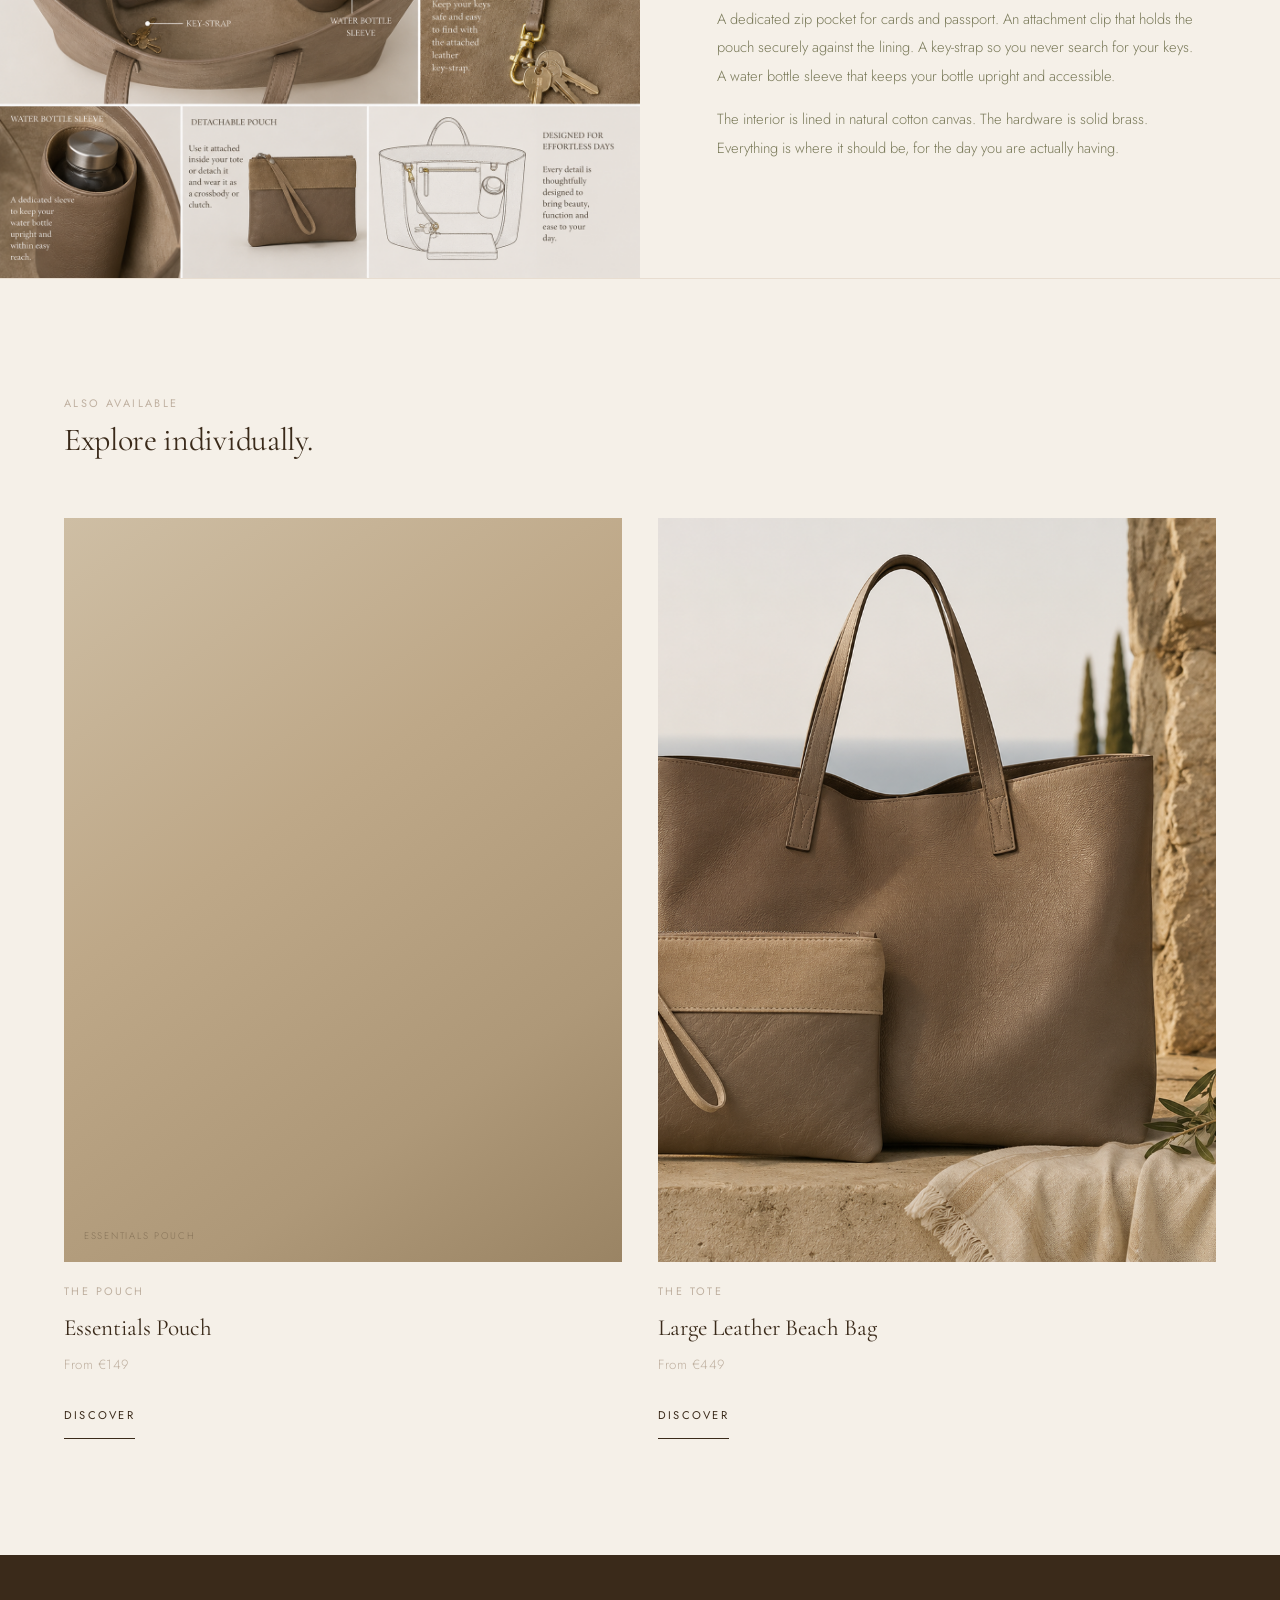
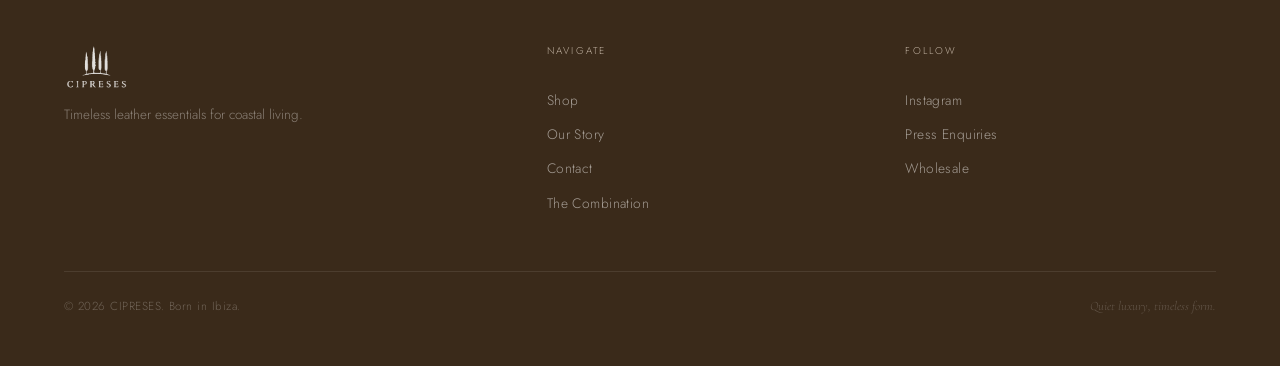
<file: product.html>
<!DOCTYPE html>
<html lang="en">
<head>
  <meta charset="UTF-8">
  <meta name="viewport" content="width=device-width, initial-scale=1.0">
  <meta name="description" content="The Bag &amp; Pouch Combination by CIPRESES — a large leather tote paired with a detachable essentials pouch. The complete Mediterranean system. From €549.">
  <title>Bag &amp; Pouch Combination — CIPRESES</title>
  <link rel="preconnect" href="https://fonts.googleapis.com">
  <link rel="preconnect" href="https://fonts.gstatic.com" crossorigin>
  <link href="https://fonts.googleapis.com/css2?family=Cormorant+Garamond:ital,wght@0,300;0,400;0,500;0,600;1,300;1,400;1,500&family=Jost:wght@300;400;500&display=swap" rel="stylesheet">
  <link rel="stylesheet" href="style.css">
  <style>
    /* Subtle slide-in for product info */
    .pd-info { animation: slideIn 0.9s cubic-bezier(0.25,0.46,0.45,0.94) both 0.15s; }
    @keyframes slideIn {
      from { opacity: 0; transform: translateX(18px); }
      to   { opacity: 1; transform: none; }
    }
  </style>
</head>
<body>

  <!-- ======= NAVIGATION ======= -->
  <nav class="nav solid" aria-label="Main navigation">
    <a href="index.html" class="nav-logo">
      <img src="images/logo.png" alt="CIPRESES" class="nav-logo-img" width="66" height="46">
    </a>

    <ul class="nav-links" role="list">
      <li><a href="shop.html">Shop</a></li>
      <li><a href="story.html">Our Story</a></li>
      <li><a href="contact.html">Contact</a></li>
    </ul>

    <button class="nav-toggle" aria-label="Open menu" aria-expanded="false">
      <span></span><span></span><span></span>
    </button>
  </nav>

  <nav class="mobile-menu" aria-label="Mobile navigation">
    <a href="shop.html">Shop</a>
    <a href="story.html">Our Story</a>
    <a href="contact.html">Contact</a>
  </nav>

  <!-- ======= PRODUCT DETAIL ======= -->
  <main class="pd-layout" aria-label="Product detail">

    <!-- Image -->
    <div class="pd-img">
      <img
        src="images/IMG_4353.png"
        alt="CIPRESES bag and pouch combination in taupe leather, photographed on a stone terrace overlooking the Mediterranean"
        class="real-img"
        fetchpriority="high"
        decoding="async"
      >
    </div>

    <!-- Info -->
    <div class="pd-info">
      <div class="pd-breadcrumb" aria-label="Breadcrumb">
        <a href="shop.html">Shop</a>
        <span>&#8212;</span>
        <span aria-current="page">Bag &amp; Pouch Combination</span>
      </div>

      <span class="label" style="display:block;margin-bottom:14px;">The Complete System</span>
      <h1 class="pd-name">Bag &amp; Pouch<br><em style="font-style:italic;">Combination</em></h1>
      <div class="pd-price">From €549 — €699</div>

      <hr class="pd-hr">

      <p class="pd-desc">
        The complete CIPRESES system. A large leather tote paired with a detachable
        essentials pouch — designed together, made to move together through every transition
        of the day.
      </p>

      <p class="pd-desc" style="margin-top:16px;">
        Carry everything to the beach. Detach the pouch when you move to the table.
        The system disappears into your routine, the way good design always does.
      </p>

      <hr class="pd-hr">

      <div class="pd-mat-title">Materials &amp; Details</div>
      <ul class="pd-materials">
        <li>Full-grain vegetable-tanned leather</li>
        <li>Natural cotton canvas lining</li>
        <li>Solid brass hardware</li>
        <li>Magnetic detachable pouch system</li>
        <li>Hand-stitched reinforced seams</li>
        <li>Available in Natural, Cognac, and Espresso</li>
      </ul>

      <hr class="pd-hr">

      <div style="font-size:0.82rem;color:var(--olive);line-height:1.8;">
        <span style="font-size:0.66rem;letter-spacing:0.2em;text-transform:uppercase;color:var(--taupe);display:block;margin-bottom:8px;">Dimensions</span>
        Bag: 45 × 32 × 14 cm &nbsp;·&nbsp; Pouch: 22 × 14 × 4 cm
      </div>

      <hr class="pd-hr">

      <div class="pd-actions">
        <button class="btn btn-dark js-waitlist-btn" type="button">Join the Waitlist</button>
        <a href="contact.html" class="btn btn-outline">Ask a Question</a>
      </div>

      <div class="pd-waitlist-msg" role="alert">
        Thank you. We will be in touch when this combination becomes available.<br>
        <span style="font-size:0.8rem;color:var(--taupe);">Expected availability: Summer 2025</span>
      </div>

      <p style="font-size:0.75rem;color:var(--taupe);margin-top:24px;line-height:1.7;">
        Free shipping on all orders. Crafted to order — allow 4–6 weeks.
        Each piece is individual; slight variations in the leather are natural and beautiful.
      </p>
    </div>

  </main>

  <!-- ======= INTERIOR DETAIL STRIP ======= -->
  <section class="pd-detail-strip" aria-label="Inside the bag">
    <div class="pd-detail-strip-inner">
      <div class="pd-detail-img reveal">
        <img
          src="images/IMG_4354.png"
          alt="Inside the CIPRESES tote showing the zip pocket, attachment clip, key-strap, and water bottle sleeve"
          decoding="async"
        >
      </div>
      <div class="pd-detail-body reveal reveal-d1">
        <span class="label">Inside the Tote</span>
        <h3>Every detail<br><em style="font-style:italic;">considered.</em></h3>
        <p>
          A dedicated zip pocket for cards and passport. An attachment clip that holds
          the pouch securely against the lining. A key-strap so you never search for
          your keys. A water bottle sleeve that keeps your bottle upright and accessible.
        </p>
        <p style="margin-top:14px;">
          The interior is lined in natural cotton canvas. The hardware is solid brass.
          Everything is where it should be, for the day you are actually having.
        </p>
      </div>
    </div>
  </section>

  <!-- ======= RELATED PRODUCTS ======= -->
  <hr class="hr">

  <section class="sec" aria-label="Related products" style="background:var(--ivory);">
    <div class="wrap">
      <div style="margin-bottom:clamp(36px,5vw,60px);">
        <span class="label reveal" style="display:block;margin-bottom:10px;">Also Available</span>
        <h3 class="reveal reveal-d1">Explore individually.</h3>
      </div>

      <div class="preview-grid">
        <a href="product-pouch.html" class="pcard reveal reveal-d1">
          <div class="pcard-img">
            <div class="photo photo--product-a" style="width:100%;height:100%;">
              <span class="photo-label">Essentials Pouch</span>
            </div>
          </div>
          <span class="label pcard-label">The Pouch</span>
          <div class="pcard-name">Essentials Pouch</div>
          <div class="pcard-price">From €149</div>
          <span class="btn btn-ghost">Discover</span>
        </a>

        <a href="product-bag.html" class="pcard reveal reveal-d2">
          <div class="pcard-img">
            <img src="images/IMG_4353.png" alt="Large Leather Beach Bag" class="real-img" style="object-position:65% center;" decoding="async">
          </div>
          <span class="label pcard-label">The Tote</span>
          <div class="pcard-name">Large Leather Beach Bag</div>
          <div class="pcard-price">From €449</div>
          <span class="btn btn-ghost">Discover</span>
        </a>
      </div>
    </div>
  </section>

  <!-- ======= FOOTER ======= -->
  <footer class="footer">
    <div class="wrap">
      <div class="footer-grid">
        <div class="footer-brand">
          <a href="index.html" class="nav-logo" style="margin-bottom:14px;">
            <img src="images/logo.png" alt="CIPRESES" class="nav-logo-img" width="66" height="46">
          </a>
          <p>Timeless leather essentials for coastal living.</p>
        </div>

        <nav class="footer-links" aria-label="Footer navigation">
          <span class="footer-col-title">Navigate</span>
          <a href="shop.html">Shop</a>
          <a href="story.html">Our Story</a>
          <a href="contact.html">Contact</a>
          <a href="product.html">The Combination</a>
        </nav>

        <div class="footer-links">
          <span class="footer-col-title">Follow</span>
          <a href="#" rel="noopener">Instagram</a>
          <a href="contact.html">Press Enquiries</a>
          <a href="contact.html">Wholesale</a>
        </div>
      </div>

      <div class="footer-bottom">
        <span class="footer-copy">&copy; 2026 CIPRESES. Born in Ibiza.</span>
        <span class="footer-origin">Quiet luxury, timeless form.</span>
      </div>
    </div>
  </footer>

  <script src="script.js"></script>
</body>
</html>
</file>
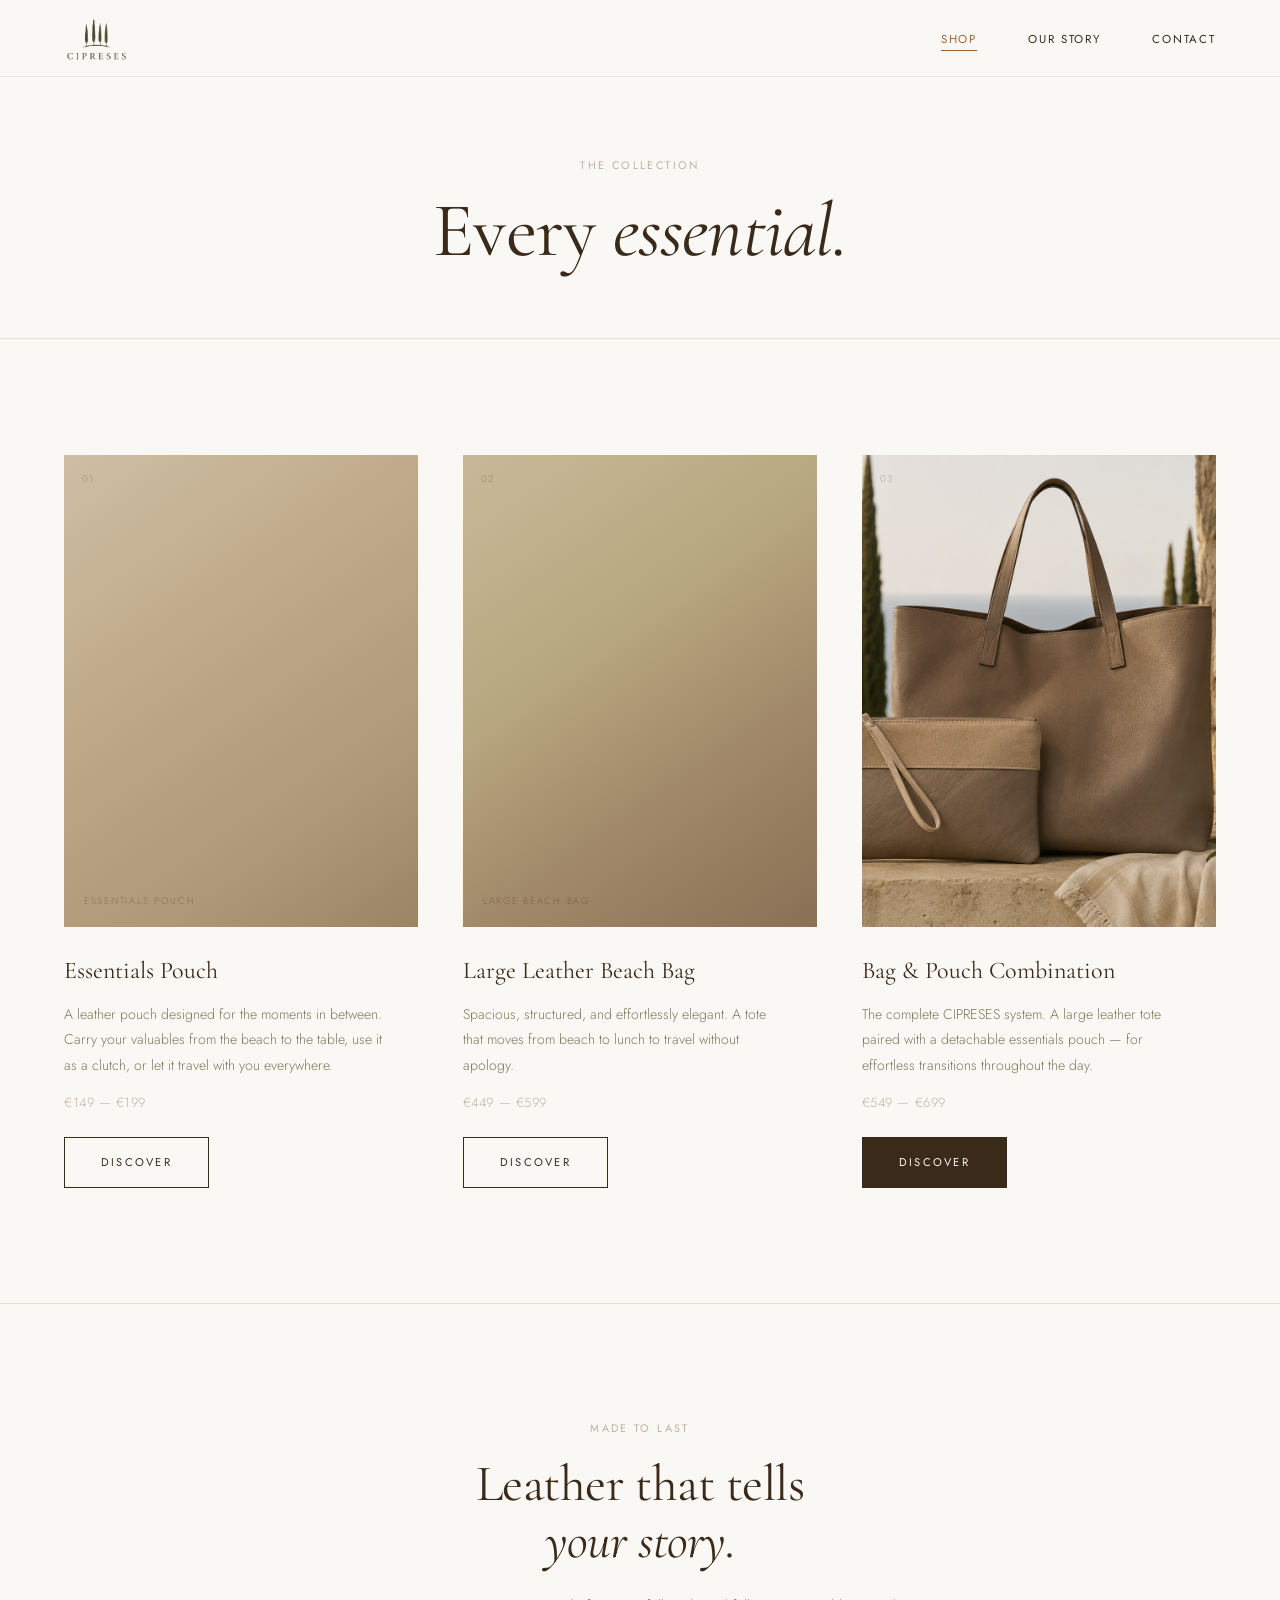
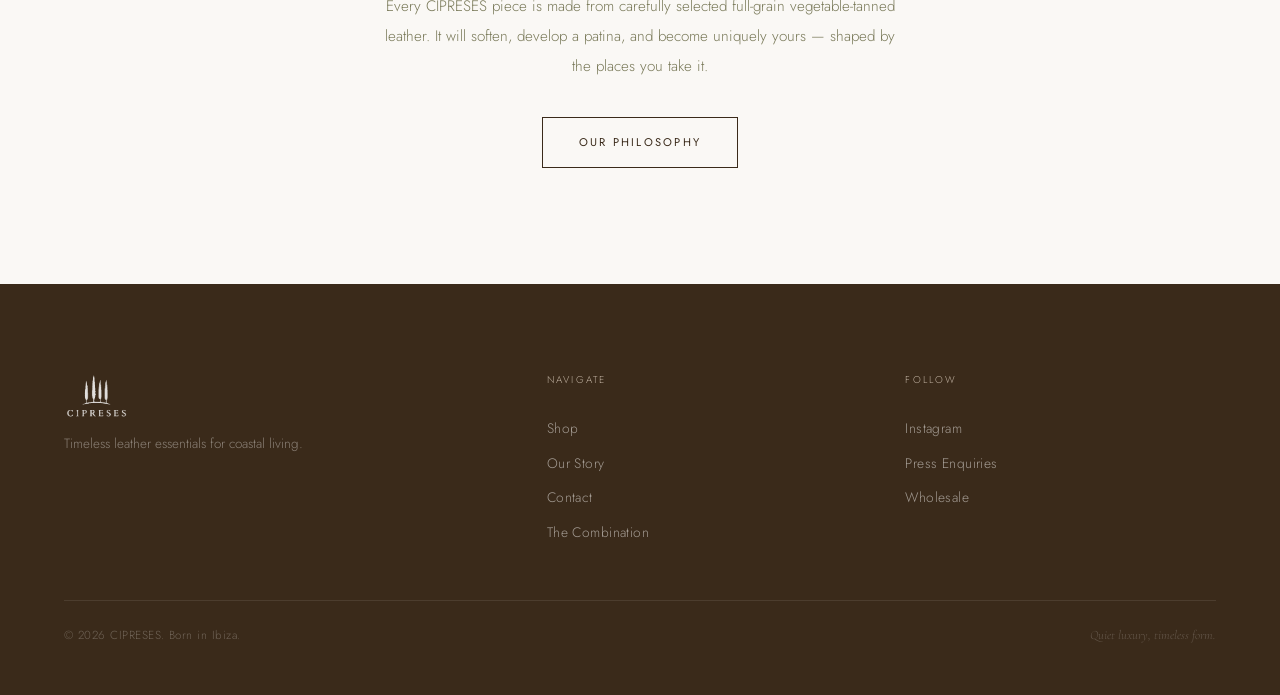
<file: shop.html>
<!DOCTYPE html>
<html lang="en">
<head>
  <meta charset="UTF-8">
  <meta name="viewport" content="width=device-width, initial-scale=1.0">
  <meta name="description" content="Shop CIPRESES — Elevated leather beach bags and essentials pouches. The Pouch, The Bag, and the Bag + Pouch Combination. Made for slow Mediterranean living.">
  <title>Shop — CIPRESES</title>
  <link rel="preconnect" href="https://fonts.googleapis.com">
  <link rel="preconnect" href="https://fonts.gstatic.com" crossorigin>
  <link href="https://fonts.googleapis.com/css2?family=Cormorant+Garamond:ital,wght@0,300;0,400;0,500;0,600;1,300;1,400;1,500&family=Jost:wght@300;400;500&display=swap" rel="stylesheet">
  <link rel="stylesheet" href="style.css">
</head>
<body>

  <!-- ======= NAVIGATION ======= -->
  <nav class="nav solid" aria-label="Main navigation">
    <a href="index.html" class="nav-logo">
      <img src="images/logo.png" alt="CIPRESES" class="nav-logo-img" width="66" height="46">
    </a>

    <ul class="nav-links" role="list">
      <li><a href="shop.html">Shop</a></li>
      <li><a href="story.html">Our Story</a></li>
      <li><a href="contact.html">Contact</a></li>
    </ul>

    <button class="nav-toggle" aria-label="Open menu" aria-expanded="false">
      <span></span><span></span><span></span>
    </button>
  </nav>

  <nav class="mobile-menu" aria-label="Mobile navigation">
    <a href="shop.html">Shop</a>
    <a href="story.html">Our Story</a>
    <a href="contact.html">Contact</a>
  </nav>

  <!-- ======= PAGE HEADER ======= -->
  <header class="page-hero">
    <span class="label">The Collection</span>
    <h1>Every<em style="font-style:italic;"> essential.</em></h1>
  </header>

  <hr class="page-hr hr">

  <!-- ======= SHOP GRID ======= -->
  <section class="sec" aria-label="Products">
    <div class="wrap">
      <div class="shop-grid">

        <!-- Product 1 — Essentials Pouch -->
        <article class="scard reveal">
          <a href="product-pouch.html" class="scard-img">
            <div class="photo photo--product-a" style="width:100%;height:100%;">
              <span class="scard-num">01</span>
              <span class="photo-label">Essentials Pouch</span>
            </div>
          </a>
          <div class="scard-name">Essentials Pouch</div>
          <p class="scard-desc">
            A leather pouch designed for the moments in between. Carry your valuables
            from the beach to the table, use it as a clutch, or let it travel with you
            everywhere.
          </p>
          <div class="scard-price">€149 — €199</div>
          <a href="product-pouch.html" class="btn btn-outline">Discover</a>
        </article>

        <!-- Product 2 — Large Beach Bag -->
        <article class="scard reveal reveal-d1">
          <a href="product-bag.html" class="scard-img">
            <div class="photo photo--product-b" style="width:100%;height:100%;">
              <span class="scard-num">02</span>
              <span class="photo-label">Large Beach Bag</span>
            </div>
          </a>
          <div class="scard-name">Large Leather Beach Bag</div>
          <p class="scard-desc">
            Spacious, structured, and effortlessly elegant. A tote that moves from beach
            to lunch to travel without apology.
          </p>
          <div class="scard-price">€449 — €599</div>
          <a href="product-bag.html" class="btn btn-outline">Discover</a>
        </article>

        <!-- Product 3 — Combination -->
        <article class="scard reveal reveal-d2">
          <a href="product.html" class="scard-img">
            <span class="scard-num">03</span>
            <img
              src="images/IMG_4353.png"
              alt="CIPRESES bag and pouch combination in taupe leather on a stone terrace in Ibiza"
              class="real-img"
              decoding="async"
            >
          </a>
          <div class="scard-name">Bag &amp; Pouch Combination</div>
          <p class="scard-desc">
            The complete CIPRESES system. A large leather tote paired with a detachable
            essentials pouch — for effortless transitions throughout the day.
          </p>
          <div class="scard-price">€549 — €699</div>
          <a href="product.html" class="btn btn-dark">Discover</a>
        </article>

      </div>
    </div>
  </section>

  <!-- ======= BRAND CALLOUT ======= -->
  <hr class="hr">

  <section class="sec" aria-label="Brand callout">
    <div class="wrap" style="text-align:center;max-width:640px;">
      <span class="label reveal" style="display:block;margin-bottom:18px;">Made to Last</span>
      <h2 class="reveal reveal-d1" style="margin-bottom:22px;">
        Leather that tells<br><em>your story.</em>
      </h2>
      <p class="reveal reveal-d2" style="font-size:0.95rem;color:var(--olive);line-height:1.95;margin-bottom:36px;">
        Every CIPRESES piece is made from carefully selected full-grain vegetable-tanned
        leather. It will soften, develop a patina, and become uniquely yours — shaped
        by the places you take it.
      </p>
      <a href="story.html" class="btn btn-outline reveal reveal-d3">Our Philosophy</a>
    </div>
  </section>

  <!-- ======= FOOTER ======= -->
  <footer class="footer">
    <div class="wrap">
      <div class="footer-grid">
        <div class="footer-brand">
          <a href="index.html" class="nav-logo" style="margin-bottom:14px;">
            <img src="images/logo.png" alt="CIPRESES" class="nav-logo-img" width="66" height="46">
          </a>
          <p>Timeless leather essentials for coastal living.</p>
        </div>

        <nav class="footer-links" aria-label="Footer navigation">
          <span class="footer-col-title">Navigate</span>
          <a href="shop.html">Shop</a>
          <a href="story.html">Our Story</a>
          <a href="contact.html">Contact</a>
          <a href="product.html">The Combination</a>
        </nav>

        <div class="footer-links">
          <span class="footer-col-title">Follow</span>
          <a href="#" rel="noopener">Instagram</a>
          <a href="contact.html">Press Enquiries</a>
          <a href="contact.html">Wholesale</a>
        </div>
      </div>

      <div class="footer-bottom">
        <span class="footer-copy">&copy; 2026 CIPRESES. Born in Ibiza.</span>
        <span class="footer-origin">Quiet luxury, timeless form.</span>
      </div>
    </div>
  </footer>

  <script src="script.js"></script>
</body>
</html>
</file>
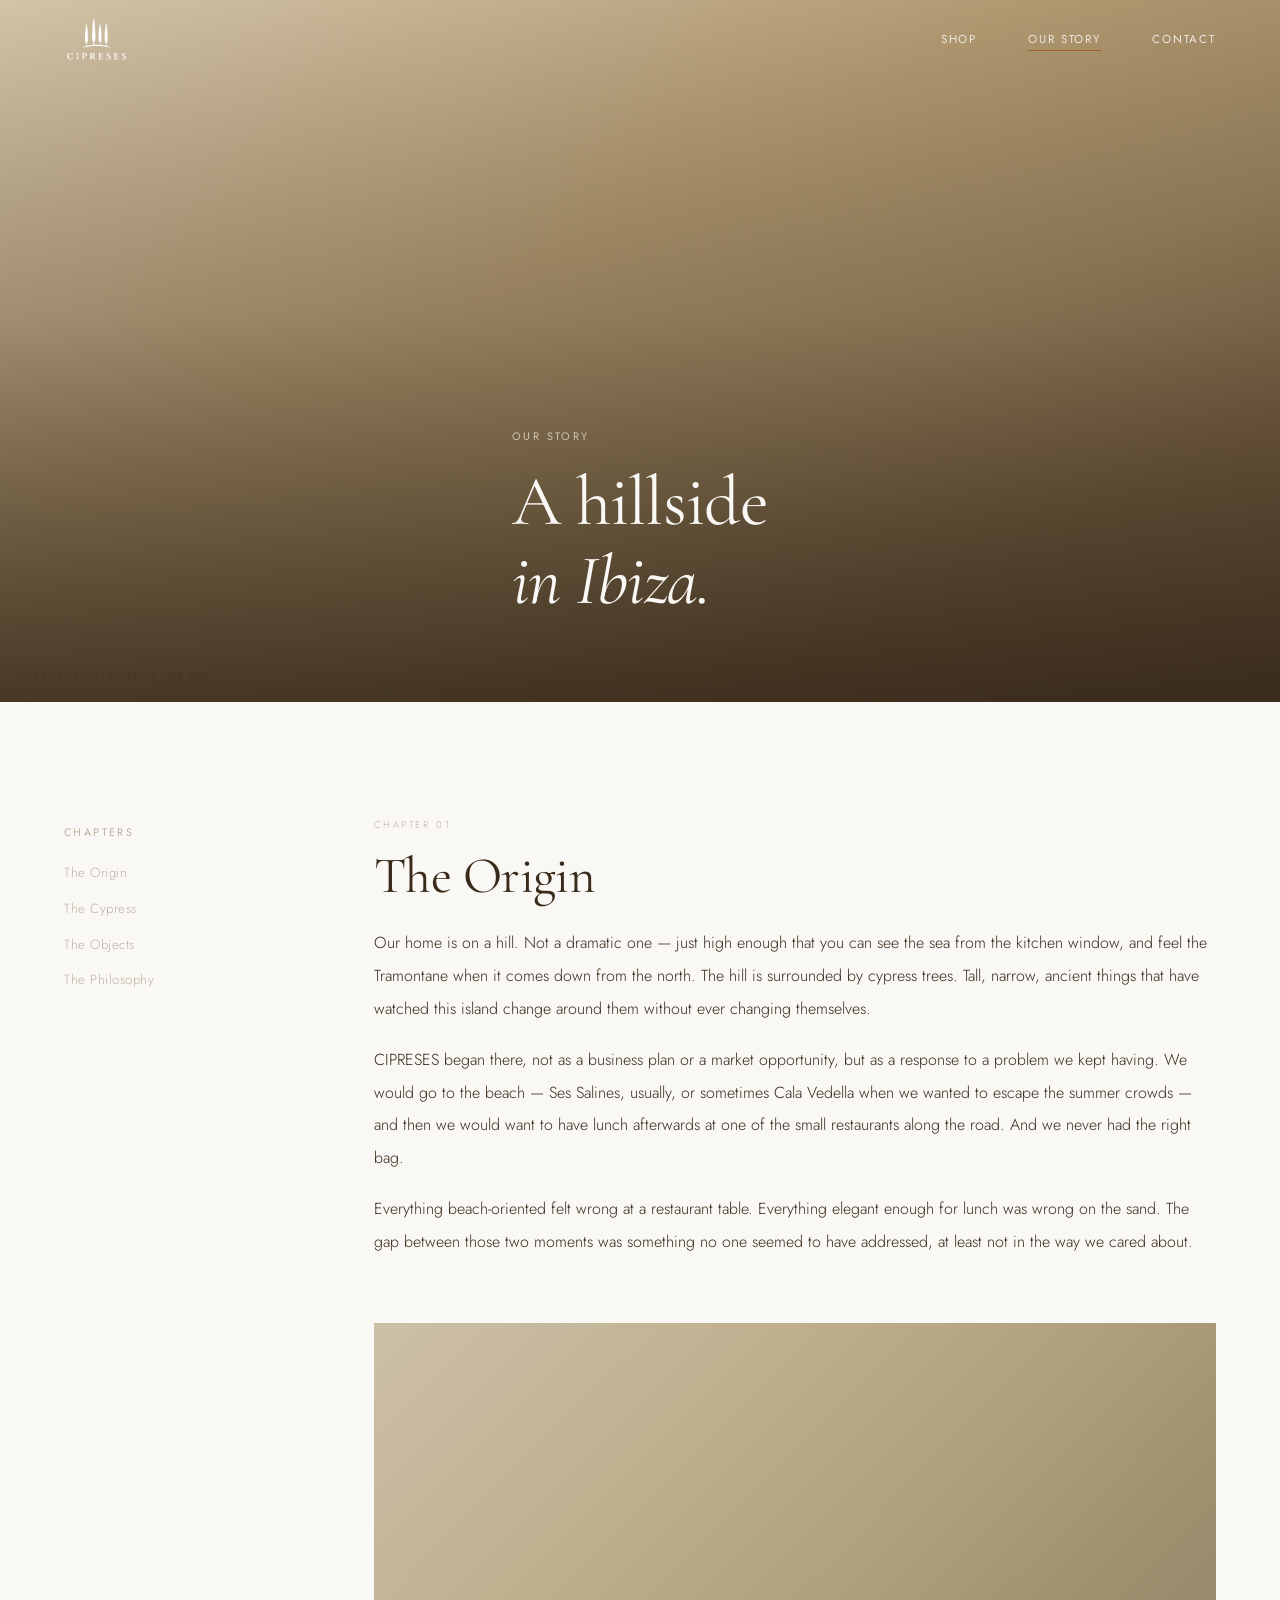
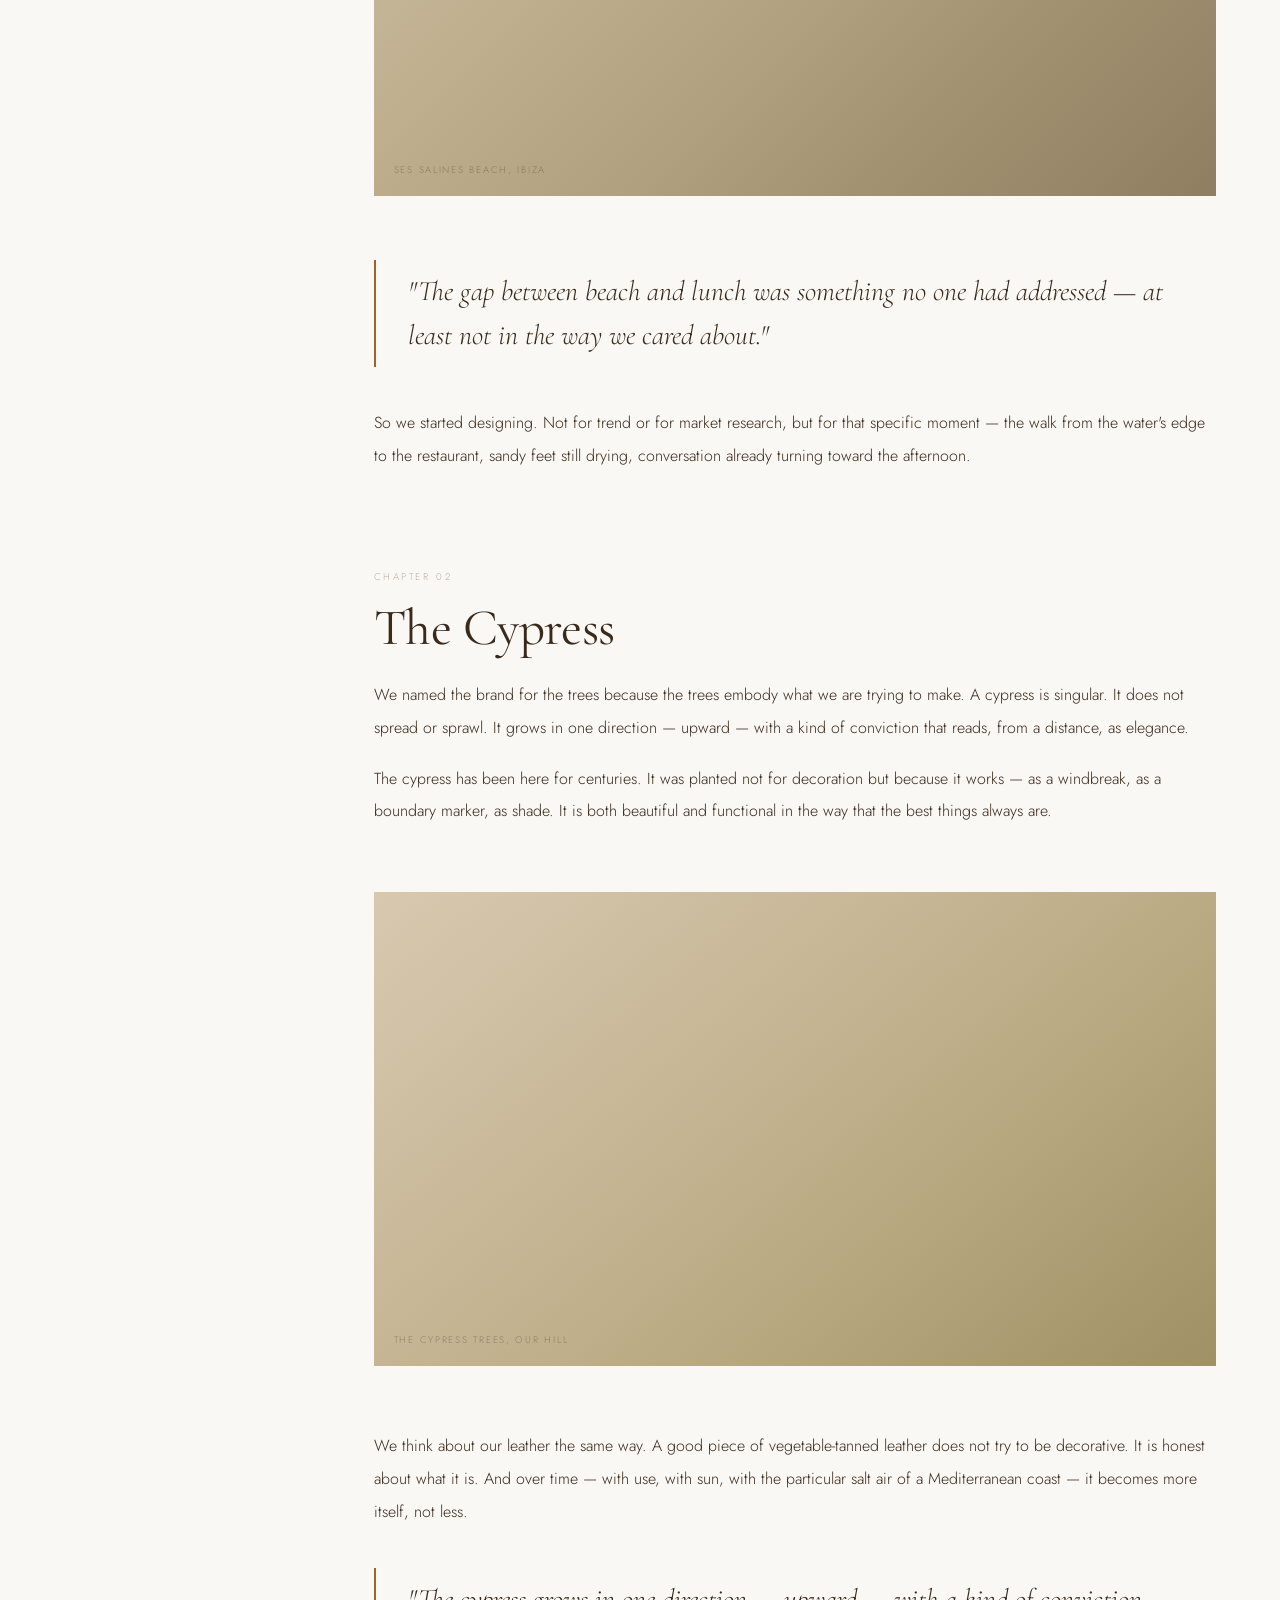
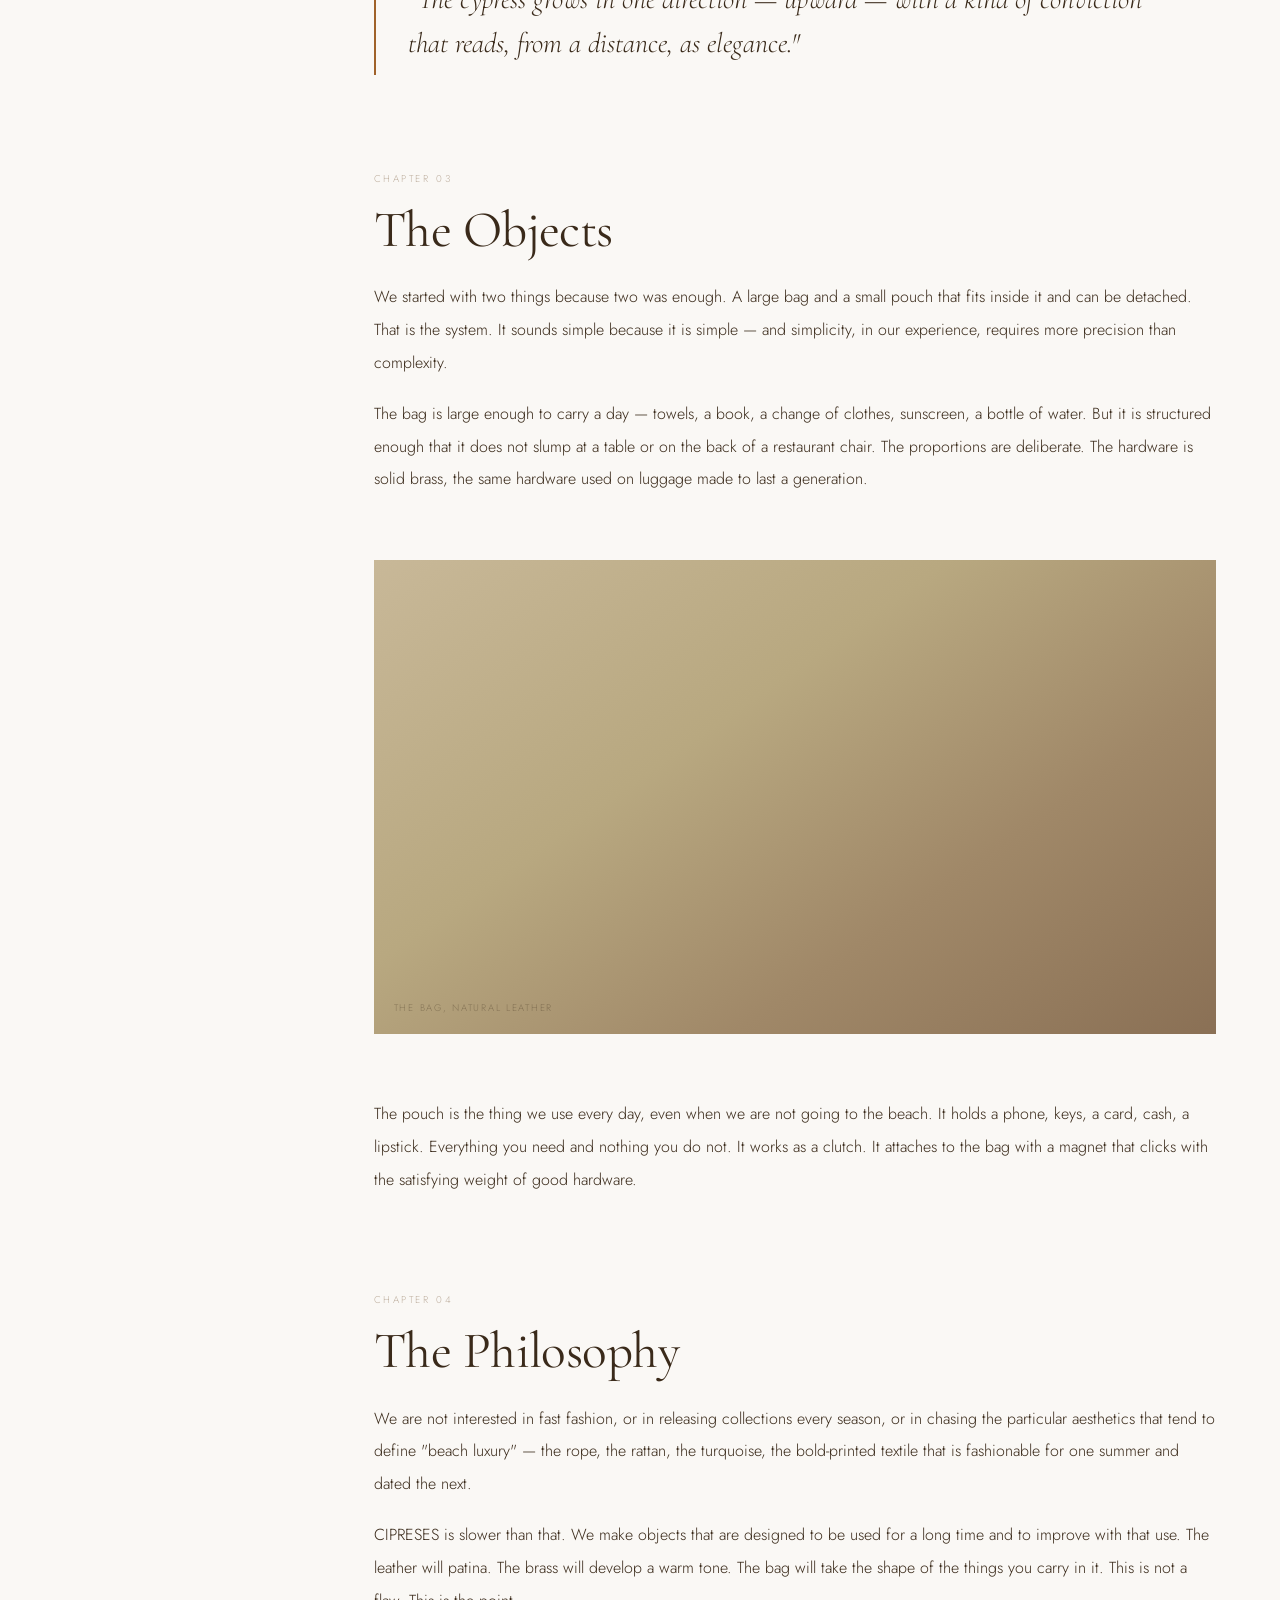
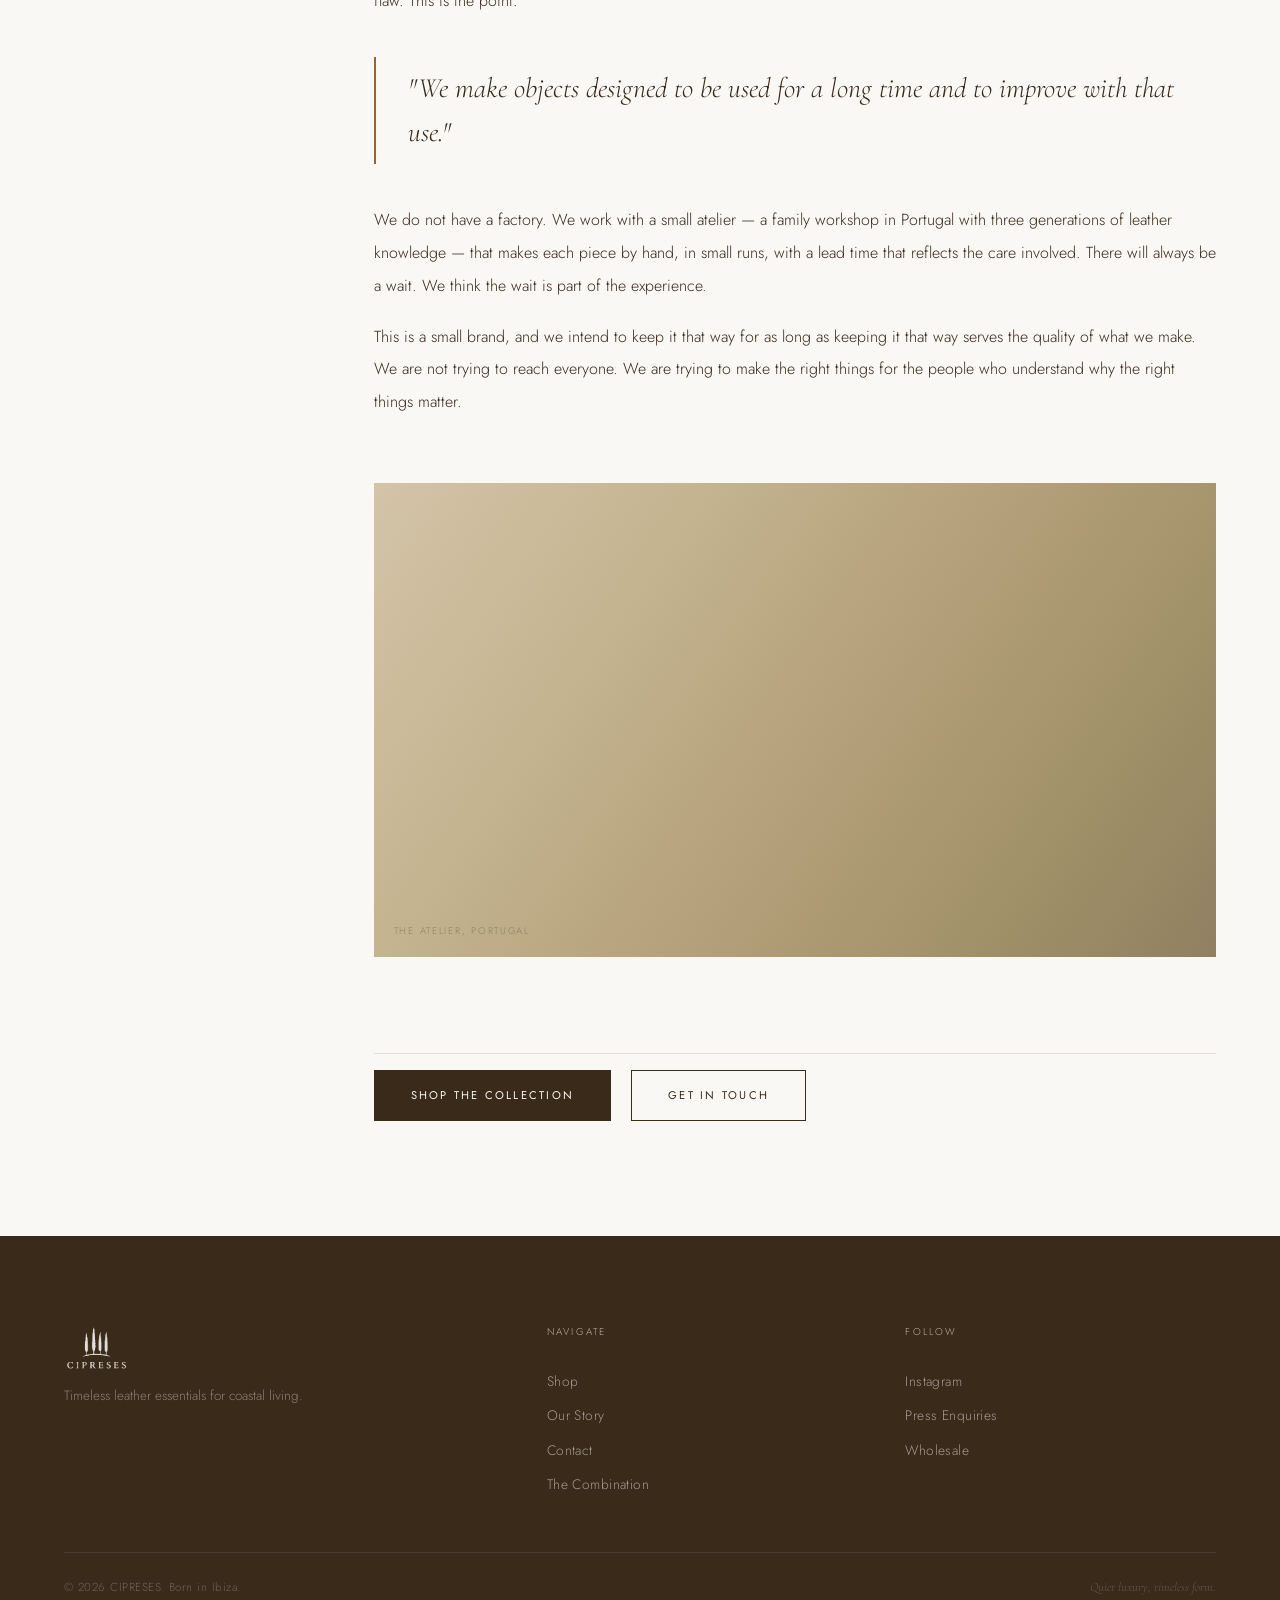
<file: story.html>
<!DOCTYPE html>
<html lang="en">
<head>
  <meta charset="UTF-8">
  <meta name="viewport" content="width=device-width, initial-scale=1.0">
  <meta name="description" content="Our Story — CIPRESES was born on a hillside in Ibiza, surrounded by ancient cypress trees. The origin of a brand built on quiet luxury, slow living, and timeless leather craft.">
  <title>Our Story — CIPRESES</title>
  <link rel="preconnect" href="https://fonts.googleapis.com">
  <link rel="preconnect" href="https://fonts.gstatic.com" crossorigin>
  <link href="https://fonts.googleapis.com/css2?family=Cormorant+Garamond:ital,wght@0,300;0,400;0,500;0,600;1,300;1,400;1,500&family=Jost:wght@300;400;500&display=swap" rel="stylesheet">
  <link rel="stylesheet" href="style.css">
</head>
<body>

  <!-- ======= NAVIGATION ======= -->
  <nav class="nav on-dark" aria-label="Main navigation">
    <a href="index.html" class="nav-logo">
      <img src="images/logo.png" alt="CIPRESES" class="nav-logo-img" width="66" height="46">
    </a>

    <ul class="nav-links" role="list">
      <li><a href="shop.html">Shop</a></li>
      <li><a href="story.html">Our Story</a></li>
      <li><a href="contact.html">Contact</a></li>
    </ul>

    <button class="nav-toggle" aria-label="Open menu" aria-expanded="false">
      <span></span><span></span><span></span>
    </button>
  </nav>

  <nav class="mobile-menu" aria-label="Mobile navigation">
    <a href="shop.html">Shop</a>
    <a href="story.html">Our Story</a>
    <a href="contact.html">Contact</a>
  </nav>

  <!-- ======= STORY HERO ======= -->
  <header class="story-hero" aria-label="Story hero">
    <div class="story-hero-visual">
      <div class="photo photo--hero" style="width:100%;height:100%;">
        <span class="photo-label">Ibiza, The Hills Above the Sea</span>
      </div>
    </div>
    <div class="story-hero-overlay" aria-hidden="true"></div>
    <div class="story-hero-content wrap">
      <span class="label">Our Story</span>
      <h1>A hillside<br><em style="font-style:italic;">in Ibiza.</em></h1>
    </div>
  </header>

  <!-- ======= STORY BODY ======= -->
  <div class="story-layout">

    <!-- Aside: chapter navigation -->
    <aside class="story-aside" aria-label="Chapter navigation">
      <span class="label" style="margin-bottom:18px;display:block;">Chapters</span>
      <nav class="story-chapter-nav" aria-label="Story sections">
        <a href="#origin">The Origin</a>
        <a href="#cypress">The Cypress</a>
        <a href="#objects">The Objects</a>
        <a href="#philosophy">The Philosophy</a>
      </nav>
    </aside>

    <!-- Main story content -->
    <main class="story-main">

      <!-- Chapter 1 — The Origin -->
      <article class="story-chapter reveal" id="origin">
        <span class="story-ch-num">Chapter 01</span>
        <h2>The Origin</h2>

        <p>
          Our home is on a hill. Not a dramatic one — just high enough that you can see
          the sea from the kitchen window, and feel the Tramontane when it comes down from
          the north. The hill is surrounded by cypress trees. Tall, narrow, ancient things
          that have watched this island change around them without ever changing themselves.
        </p>

        <p>
          CIPRESES began there, not as a business plan or a market opportunity, but as
          a response to a problem we kept having. We would go to the beach — Ses Salines,
          usually, or sometimes Cala Vedella when we wanted to escape the summer crowds —
          and then we would want to have lunch afterwards at one of the small restaurants
          along the road. And we never had the right bag.
        </p>

        <p>
          Everything beach-oriented felt wrong at a restaurant table. Everything elegant
          enough for lunch was wrong on the sand. The gap between those two moments was
          something no one seemed to have addressed, at least not in the way we cared about.
        </p>

        <div class="story-img-block">
          <div class="photo photo--story-1">
            <span class="photo-label">Ses Salines Beach, Ibiza</span>
          </div>
        </div>

        <div class="story-pull">
          <p>"The gap between beach and lunch was something no one had addressed — at least not in the way we cared about."</p>
        </div>

        <p>
          So we started designing. Not for trend or for market research, but for that
          specific moment — the walk from the water's edge to the restaurant, sandy feet
          still drying, conversation already turning toward the afternoon.
        </p>
      </article>

      <!-- Chapter 2 — The Cypress -->
      <article class="story-chapter reveal" id="cypress">
        <span class="story-ch-num">Chapter 02</span>
        <h2>The Cypress</h2>

        <p>
          We named the brand for the trees because the trees embody what we are trying
          to make. A cypress is singular. It does not spread or sprawl. It grows in one
          direction — upward — with a kind of conviction that reads, from a distance,
          as elegance.
        </p>

        <p>
          The cypress has been here for centuries. It was planted not for decoration but
          because it works — as a windbreak, as a boundary marker, as shade. It is both
          beautiful and functional in the way that the best things always are.
        </p>

        <div class="story-img-block">
          <div class="photo photo--warm">
            <span class="photo-label">The Cypress Trees, Our Hill</span>
          </div>
        </div>

        <p>
          We think about our leather the same way. A good piece of vegetable-tanned
          leather does not try to be decorative. It is honest about what it is. And
          over time — with use, with sun, with the particular salt air of a Mediterranean
          coast — it becomes more itself, not less.
        </p>

        <div class="story-pull">
          <p>"The cypress grows in one direction — upward — with a kind of conviction that reads, from a distance, as elegance."</p>
        </div>
      </article>

      <!-- Chapter 3 — The Objects -->
      <article class="story-chapter reveal" id="objects">
        <span class="story-ch-num">Chapter 03</span>
        <h2>The Objects</h2>

        <p>
          We started with two things because two was enough. A large bag and a small
          pouch that fits inside it and can be detached. That is the system. It sounds
          simple because it is simple — and simplicity, in our experience, requires
          more precision than complexity.
        </p>

        <p>
          The bag is large enough to carry a day — towels, a book, a change of clothes,
          sunscreen, a bottle of water. But it is structured enough that it does not
          slump at a table or on the back of a restaurant chair. The proportions are
          deliberate. The hardware is solid brass, the same hardware used on luggage
          made to last a generation.
        </p>

        <div class="story-img-block">
          <div class="photo photo--product-b">
            <span class="photo-label">The Bag, Natural Leather</span>
          </div>
        </div>

        <p>
          The pouch is the thing we use every day, even when we are not going to the
          beach. It holds a phone, keys, a card, cash, a lipstick. Everything you need
          and nothing you do not. It works as a clutch. It attaches to the bag with a
          magnet that clicks with the satisfying weight of good hardware.
        </p>
      </article>

      <!-- Chapter 4 — The Philosophy -->
      <article class="story-chapter reveal" id="philosophy">
        <span class="story-ch-num">Chapter 04</span>
        <h2>The Philosophy</h2>

        <p>
          We are not interested in fast fashion, or in releasing collections every season,
          or in chasing the particular aesthetics that tend to define "beach luxury" —
          the rope, the rattan, the turquoise, the bold-printed textile that is fashionable
          for one summer and dated the next.
        </p>

        <p>
          CIPRESES is slower than that. We make objects that are designed to be used
          for a long time and to improve with that use. The leather will patina. The
          brass will develop a warm tone. The bag will take the shape of the things you
          carry in it. This is not a flaw. This is the point.
        </p>

        <div class="story-pull">
          <p>"We make objects designed to be used for a long time and to improve with that use."</p>
        </div>

        <p>
          We do not have a factory. We work with a small atelier — a family workshop in
          Portugal with three generations of leather knowledge — that makes each piece
          by hand, in small runs, with a lead time that reflects the care involved.
          There will always be a wait. We think the wait is part of the experience.
        </p>

        <p>
          This is a small brand, and we intend to keep it that way for as long as keeping
          it that way serves the quality of what we make. We are not trying to reach
          everyone. We are trying to make the right things for the people who understand
          why the right things matter.
        </p>

        <div class="story-img-block">
          <div class="photo photo--story-2">
            <span class="photo-label">The Atelier, Portugal</span>
          </div>
        </div>
      </article>

      <!-- CTA -->
      <div style="padding-top:16px;border-top:1px solid var(--sand);display:flex;gap:20px;flex-wrap:wrap;" class="reveal">
        <a href="shop.html" class="btn btn-dark">Shop the Collection</a>
        <a href="contact.html" class="btn btn-outline">Get in Touch</a>
      </div>

    </main>
  </div>

  <!-- ======= FOOTER ======= -->
  <footer class="footer">
    <div class="wrap">
      <div class="footer-grid">
        <div class="footer-brand">
          <a href="index.html" class="nav-logo" style="margin-bottom:14px;">
            <img src="images/logo.png" alt="CIPRESES" class="nav-logo-img" width="66" height="46">
          </a>
          <p>Timeless leather essentials for coastal living.</p>
        </div>

        <nav class="footer-links" aria-label="Footer navigation">
          <span class="footer-col-title">Navigate</span>
          <a href="shop.html">Shop</a>
          <a href="story.html">Our Story</a>
          <a href="contact.html">Contact</a>
          <a href="product.html">The Combination</a>
        </nav>

        <div class="footer-links">
          <span class="footer-col-title">Follow</span>
          <a href="#" rel="noopener">Instagram</a>
          <a href="contact.html">Press Enquiries</a>
          <a href="contact.html">Wholesale</a>
        </div>
      </div>

      <div class="footer-bottom">
        <span class="footer-copy">&copy; 2026 CIPRESES. Born in Ibiza.</span>
        <span class="footer-origin">Quiet luxury, timeless form.</span>
      </div>
    </div>
  </footer>

  <script src="script.js"></script>
</body>
</html>
</file>
<file: style.css>
/* ============================================================
   CIPRESES — Mediterranean Leather Lifestyle
   style.css
   ============================================================ */

@import url('https://fonts.googleapis.com/css2?family=Cormorant+Garamond:ital,wght@0,300;0,400;0,500;0,600;1,300;1,400;1,500&family=Jost:wght@300;400;500&display=swap');

/* ---- Variables ---- */
:root {
  --warm-white: #FAF8F5;
  --sand:       #E8DDD0;
  --taupe:      #BFB0A0;
  --cognac:     #A0622A;
  --espresso:   #3A2A1A;
  --olive:      #7A7A5A;
  --ivory:      #F5F0E8;

  --font-serif: 'Cormorant Garamond', Georgia, serif;
  --font-sans:  'Jost', system-ui, sans-serif;

  --nav-h: 76px;
  --max-w: 1380px;
  --pad:   clamp(24px, 5vw, 80px);
  --sec:   clamp(64px, 9vw, 128px);

  --ease: cubic-bezier(0.25, 0.46, 0.45, 0.94);
  --dur:  0.5s;
}

/* ---- Reset ---- */
*, *::before, *::after { box-sizing: border-box; margin: 0; padding: 0; }

html {
  scroll-behavior: smooth;
  -webkit-font-smoothing: antialiased;
  -moz-osx-font-smoothing: grayscale;
}

body {
  font-family: var(--font-sans);
  background: var(--warm-white);
  color: var(--espresso);
  font-size: 16px;
  line-height: 1.7;
  font-weight: 300;
}

img { display: block; max-width: 100%; }
a   { color: inherit; text-decoration: none; }
ul  { list-style: none; }
button { cursor: pointer; }

/* ---- Typography ---- */
h1, h2, h3, h4 {
  font-family: var(--font-serif);
  font-weight: 400;
  line-height: 1.12;
  letter-spacing: -0.01em;
}

h1 { font-size: clamp(2.8rem, 6vw,  5.5rem); }
h2 { font-size: clamp(2rem,   4vw,  3.5rem); }
h3 { font-size: clamp(1.4rem, 2.5vw, 2rem);  }
h4 { font-size: clamp(1.1rem, 2vw,  1.5rem); }

.label {
  font-family: var(--font-sans);
  font-size: 0.68rem;
  font-weight: 400;
  letter-spacing: 0.22em;
  text-transform: uppercase;
  color: var(--taupe);
}

/* ---- Navigation ---- */
.nav {
  position: fixed;
  top: 0; left: 0; right: 0;
  z-index: 1000;
  height: var(--nav-h);
  display: flex;
  align-items: center;
  justify-content: space-between;
  padding: 0 var(--pad);
  transition:
    background-color 0.45s var(--ease),
    backdrop-filter  0.45s var(--ease),
    box-shadow       0.45s var(--ease);
}

.nav.scrolled,
.nav.solid {
  background: rgba(250, 248, 245, 0.92);
  backdrop-filter: blur(14px);
  -webkit-backdrop-filter: blur(14px);
  box-shadow: 0 1px 0 rgba(58, 42, 26, 0.07);
}

.nav-logo {
  display: flex;
  align-items: center;
  gap: 11px;
}

/* Real logo image */
.nav-logo-img {
  height: 46px;
  width: auto;
  display: block;
  transition: filter 0.45s var(--ease);
}

/* Invert to white on transparent dark nav (hero / story hero) */
.nav.on-dark:not(.scrolled) .nav-logo-img {
  filter: brightness(0) invert(1);
}

/* White on dark footer */
.footer .nav-logo-img {
  filter: brightness(0) invert(1);
  opacity: 0.85;
}

.nav.on-dark .nav-links a    { color: rgba(250,248,245,0.85); }
.nav.on-dark .nav-toggle span { background: var(--warm-white); }

.nav.on-dark.scrolled .nav-links a   { color: var(--espresso); }
.nav.on-dark.scrolled .nav-toggle span { background: var(--espresso); }

/* ---- Real photo images ---- */
.real-img {
  display: block;
  width: 100%;
  height: 100%;
  object-fit: cover;
  object-position: center;
}

.nav-links {
  display: flex;
  gap: clamp(28px, 4vw, 52px);
  align-items: center;
}

.nav-links a {
  font-size: 0.72rem;
  font-weight: 400;
  letter-spacing: 0.16em;
  text-transform: uppercase;
  color: var(--espresso);
  position: relative;
  transition: color var(--dur) var(--ease);
}

.nav-links a::after {
  content: '';
  position: absolute;
  bottom: -4px; left: 0;
  width: 0; height: 1px;
  background: var(--cognac);
  transition: width var(--dur) var(--ease);
}

.nav-links a:hover           { color: var(--cognac); }
.nav-links a:hover::after    { width: 100%; }
.nav-links a.active::after   { width: 100%; color: var(--cognac); }
.nav-links a.active          { color: var(--cognac); }

/* Mobile nav toggle */
.nav-toggle {
  display: none;
  flex-direction: column;
  justify-content: center;
  gap: 5px;
  background: none;
  border: none;
  padding: 4px;
}

.nav-toggle span {
  display: block;
  width: 22px; height: 1px;
  background: var(--espresso);
  transition: all 0.32s var(--ease);
}

.nav-toggle.open span:nth-child(1) { transform: translateY(6px) rotate(45deg); }
.nav-toggle.open span:nth-child(2) { opacity: 0; transform: scaleX(0); }
.nav-toggle.open span:nth-child(3) { transform: translateY(-6px) rotate(-45deg); }

/* Mobile menu overlay */
.mobile-menu {
  position: fixed;
  top: var(--nav-h); left: 0; right: 0;
  background: var(--warm-white);
  padding: 48px var(--pad) 56px;
  display: none;
  flex-direction: column;
  gap: 36px;
  z-index: 998;
  border-top: 1px solid var(--sand);
}

.mobile-menu.open { display: flex; }

.mobile-menu a {
  font-family: var(--font-serif);
  font-size: 2.4rem;
  font-weight: 300;
  letter-spacing: 0.04em;
  color: var(--espresso);
  transition: color var(--dur) var(--ease);
}

.mobile-menu a:hover { color: var(--cognac); }

/* ---- Buttons ---- */
.btn {
  display: inline-block;
  font-family: var(--font-sans);
  font-size: 0.7rem;
  font-weight: 400;
  letter-spacing: 0.2em;
  text-transform: uppercase;
  padding: 15px 36px;
  border: 1px solid transparent;
  transition: all var(--dur) var(--ease);
  cursor: pointer;
  background: none;
}

.btn-dark {
  background: var(--espresso);
  color: var(--warm-white);
  border-color: var(--espresso);
}
.btn-dark:hover {
  background: var(--cognac);
  border-color: var(--cognac);
}

.btn-outline {
  background: transparent;
  color: var(--espresso);
  border-color: var(--espresso);
}
.btn-outline:hover {
  background: var(--espresso);
  color: var(--warm-white);
}

.btn-outline-light {
  background: transparent;
  color: var(--warm-white);
  border-color: rgba(250,248,245,0.45);
}
.btn-outline-light:hover {
  background: var(--warm-white);
  color: var(--espresso);
  border-color: var(--warm-white);
}

.btn-ghost {
  background: transparent;
  border: none;
  padding-left: 0; padding-right: 0;
  position: relative;
  color: var(--espresso);
}
.btn-ghost::after {
  content: '';
  position: absolute;
  bottom: 1px; left: 0;
  width: 100%; height: 1px;
  background: var(--espresso);
  transition: background var(--dur) var(--ease);
}
.btn-ghost:hover             { color: var(--cognac); }
.btn-ghost:hover::after      { background: var(--cognac); }

/* ---- Photo Placeholders ---- */
.photo {
  position: relative;
  overflow: hidden;
  background: linear-gradient(145deg, var(--sand) 0%, var(--taupe) 55%, #A89070 100%);
}

.photo--hero {
  background: linear-gradient(
    152deg,
    #D2C4A8 0%,
    #C4B090 18%,
    #B09870 40%,
    #9A8460 62%,
    #826A4C 80%,
    #6C5840 100%
  );
}

.photo--warm {
  background: linear-gradient(140deg, #D8C8B0 0%, #C8B898 35%, #B8A880 65%, #A09065 100%);
}

.photo--dusk {
  background: linear-gradient(140deg, #C4AA88 0%, #B89870 38%, #A08060 65%, #886848 100%);
}

.photo--light {
  background: linear-gradient(140deg, var(--ivory) 0%, var(--sand) 55%, #D4C8B4 100%);
}

.photo--product-a {
  background: linear-gradient(145deg, #CEBEA4 0%, #BEA888 40%, #AE9878 75%, #9A8464 100%);
}

.photo--product-b {
  background: linear-gradient(145deg, #C8B898 0%, #B8A880 38%, #A08868 68%, #8A7055 100%);
}

.photo--product-c {
  background: linear-gradient(145deg, #BEB0A0 0%, #AEA090 38%, #9E9082 68%, #8E8072 100%);
}

.photo--story-1 {
  background: linear-gradient(135deg, #CCC0A8 0%, #C0B090 30%, #B0A080 55%, #A09070 75%, #907E60 100%);
}

.photo--story-2 {
  background: linear-gradient(125deg, #D4C4A8 0%, #C4B490 28%, #B4A07A 55%, #A09068 80%, #908060 100%);
}

.photo-label {
  position: absolute;
  bottom: 18px; left: 20px;
  font-size: 0.6rem;
  letter-spacing: 0.18em;
  text-transform: uppercase;
  color: rgba(58, 42, 26, 0.35);
}

/* ---- Layout Utilities ---- */
.wrap {
  max-width: var(--max-w);
  margin: 0 auto;
  padding: 0 var(--pad);
}

.sec { padding: var(--sec) 0; }

.hr {
  border: none;
  border-top: 1px solid var(--sand);
}

/* ---- Scroll Reveal ---- */
.reveal {
  opacity: 0;
  transform: translateY(28px);
  transition: opacity 0.85s var(--ease), transform 0.85s var(--ease);
}
.reveal.visible {
  opacity: 1;
  transform: none;
}
.reveal-d1 { transition-delay: 0.1s; }
.reveal-d2 { transition-delay: 0.22s; }
.reveal-d3 { transition-delay: 0.38s; }
.reveal-d4 { transition-delay: 0.52s; }

/* ============================================================
   HOMEPAGE — Hero
   ============================================================ */

.hero {
  position: relative;
  height: 100vh;
  min-height: 680px;
  overflow: hidden;
  display: flex;
  align-items: flex-end;
}

.hero-visual {
  position: absolute;
  inset: 0;
}

.hero-visual .photo {
  width: 100%; height: 100%;
}

/* vignette — bottom-left legibility */
.hero-visual::after {
  content: '';
  position: absolute;
  inset: 0;
  background:
    radial-gradient(ellipse 80% 90% at 5% 105%, rgba(40, 28, 16, 0.65) 0%, transparent 60%),
    linear-gradient(to top, rgba(40, 28, 16, 0.25) 0%, transparent 45%);
}

.hero-content {
  position: relative;
  z-index: 2;
  padding: 0 var(--pad) clamp(64px, 11vh, 110px);
  max-width: min(640px, 56%);
}

.hero-label {
  display: block;
  color: var(--warm-white);
  margin-bottom: 22px;
  opacity: 1;
  text-shadow: 0 1px 8px rgba(30, 20, 10, 0.55);
}

.hero-h1 {
  color: var(--warm-white);
  font-size: clamp(3rem, 6.5vw, 5.8rem);
  margin-bottom: 20px;
  line-height: 1.06;
}

.hero-h1 em { font-style: italic; color: var(--sand); }

.hero-sub {
  color: rgba(250, 248, 245, 0.68);
  font-size: clamp(0.88rem, 1.5vw, 1rem);
  line-height: 1.85;
  margin-bottom: 38px;
  max-width: 380px;
}

.hero-scroll {
  position: absolute;
  bottom: 40px; right: var(--pad);
  display: flex;
  align-items: center;
  gap: 14px;
  z-index: 2;
}

.hero-scroll-line {
  width: 44px; height: 1px;
  background: rgba(250,248,245,0.3);
}

.hero-scroll-text {
  font-size: 0.6rem;
  letter-spacing: 0.22em;
  text-transform: uppercase;
  color: rgba(250,248,245,0.35);
}

/* ============================================================
   HOMEPAGE — Teaser
   ============================================================ */

.teaser {
  display: grid;
  grid-template-columns: 1fr 1fr;
}

.teaser-img { aspect-ratio: 3/4; }

.teaser-body {
  display: flex;
  flex-direction: column;
  justify-content: center;
  padding: clamp(48px, 8vw, 100px);
}

.teaser-body .label { margin-bottom: 18px; display: block; }

.teaser-body h2 { margin-bottom: 22px; }

.teaser-body p {
  font-size: 0.95rem;
  color: var(--olive);
  max-width: 380px;
  margin-bottom: 38px;
  line-height: 1.95;
}

/* ============================================================
   HOMEPAGE — Products Preview
   ============================================================ */

.preview-sec { background: var(--ivory); }

.preview-header {
  display: flex;
  justify-content: space-between;
  align-items: flex-end;
  margin-bottom: clamp(40px, 6vw, 72px);
}

.preview-grid {
  display: grid;
  grid-template-columns: 1fr 1fr;
  gap: clamp(18px, 3vw, 36px);
}

.pcard {
  display: block;
}

.pcard-img {
  display: block;
  aspect-ratio: 3/4;
  overflow: hidden;
  margin-bottom: 20px;
}

.pcard-img .photo {
  width: 100%; height: 100%;
  transition: transform 0.75s var(--ease);
}

.pcard:hover .pcard-img .photo { transform: scale(1.04); }

.pcard .label { margin-bottom: 8px; display: block; }

.pcard-name {
  font-family: var(--font-serif);
  font-size: 1.45rem;
  font-weight: 400;
  margin-bottom: 6px;
}

.pcard-price {
  font-size: 0.83rem;
  color: var(--taupe);
  margin-bottom: 14px;
  letter-spacing: 0.04em;
}

/* ============================================================
   HOMEPAGE — Lifestyle Band
   ============================================================ */

.lifestyle-band {
  display: grid;
  grid-template-columns: 1fr 1fr;
  min-height: 600px;
}

.lifestyle-band-img { min-height: 500px; }

.lifestyle-band-body {
  background: var(--espresso);
  display: flex;
  flex-direction: column;
  justify-content: center;
  padding: clamp(48px, 8vw, 100px);
}

.lifestyle-band-body .label { color: rgba(191,176,160,0.7); margin-bottom: 22px; display: block; }

.lifestyle-band-body h2 {
  color: var(--warm-white);
  margin-bottom: 22px;
}

.lifestyle-band-body p {
  color: rgba(250,248,245,0.55);
  font-size: 0.95rem;
  max-width: 360px;
  line-height: 1.95;
  margin-bottom: 38px;
}

/* ============================================================
   HOMEPAGE — Mood Grid
   ============================================================ */

.mood-grid {
  display: grid;
  grid-template-columns: 1.1fr 1fr 1fr;
  grid-template-rows: 320px 240px;
  gap: clamp(10px, 1.5vw, 20px);
}

.mood-item { overflow: hidden; }
.mood-item--tall { grid-row: span 2; }

.mood-item .photo {
  width: 100%; height: 100%;
  transition: transform 0.75s var(--ease);
}

.mood-item:hover .photo { transform: scale(1.04); }

/* ============================================================
   PAGE HEADER (Shop, Contact)
   ============================================================ */

.page-hero {
  padding-top: calc(var(--nav-h) + 80px);
  padding-bottom: 64px;
  text-align: center;
}

.page-hero .label { display: block; margin-bottom: 14px; }

.page-hero h1 { margin-bottom: 0; }

.page-hr { margin: 0; }

/* ============================================================
   SHOP PAGE
   ============================================================ */

.shop-grid {
  display: grid;
  grid-template-columns: repeat(3, 1fr);
  gap: clamp(24px, 3.5vw, 56px);
}

.scard { display: block; }

.scard-img {
  display: block;
  aspect-ratio: 3/4;
  overflow: hidden;
  margin-bottom: 24px;
  position: relative;
}

.scard-img .photo {
  width: 100%; height: 100%;
  transition: transform 0.75s var(--ease);
}

.scard:hover .scard-img .photo { transform: scale(1.04); }

.scard-num {
  position: absolute;
  top: 16px; left: 18px;
  font-size: 0.62rem;
  letter-spacing: 0.15em;
  color: rgba(58, 42, 26, 0.3);
}

.scard-name {
  font-family: var(--font-serif);
  font-size: 1.5rem;
  font-weight: 400;
  margin-bottom: 10px;
}

.scard-desc {
  font-size: 0.88rem;
  color: var(--olive);
  line-height: 1.82;
  margin-bottom: 14px;
  max-width: 320px;
}

.scard-price {
  font-size: 0.82rem;
  color: var(--taupe);
  letter-spacing: 0.04em;
  margin-bottom: 22px;
}

/* ============================================================
   PRODUCT DETAIL PAGE
   ============================================================ */

.pd-layout {
  display: grid;
  grid-template-columns: 1.25fr 1fr;
  padding-top: var(--nav-h);
}

.pd-img {
  position: sticky;
  top: var(--nav-h);
  height: calc(100vh - var(--nav-h));
}

.pd-img .photo { width: 100%; height: 100%; }

.pd-info {
  padding: clamp(40px, 6vw, 80px) clamp(32px, 5vw, 72px) clamp(64px, 8vw, 100px);
}

.pd-breadcrumb {
  display: flex;
  align-items: center;
  gap: 10px;
  font-size: 0.68rem;
  letter-spacing: 0.14em;
  text-transform: uppercase;
  color: var(--taupe);
  margin-bottom: 52px;
}

.pd-breadcrumb span { color: var(--sand); }
.pd-breadcrumb a:hover { color: var(--cognac); }

.pd-name {
  font-family: var(--font-serif);
  font-size: clamp(2rem, 3.5vw, 2.8rem);
  margin-bottom: 12px;
}

.pd-price {
  font-family: var(--font-serif);
  font-size: 1.15rem;
  color: var(--cognac);
  letter-spacing: 0.04em;
  margin-bottom: 32px;
}

.pd-hr { border: none; border-top: 1px solid var(--sand); margin: 28px 0; }

.pd-desc {
  font-size: 0.96rem;
  color: var(--olive);
  line-height: 1.95;
  margin-bottom: 0;
}

.pd-mat-title {
  font-size: 0.66rem;
  letter-spacing: 0.22em;
  text-transform: uppercase;
  color: var(--taupe);
  margin-bottom: 12px;
}

.pd-materials {
  font-size: 0.88rem;
  color: var(--espresso);
  line-height: 2;
}

.pd-materials li { padding-left: 18px; position: relative; }
.pd-materials li::before {
  content: '—';
  position: absolute; left: 0;
  color: var(--taupe);
}

.pd-actions {
  margin-top: 40px;
  display: flex;
  flex-direction: column;
  gap: 12px;
}

.pd-actions .btn { width: 100%; text-align: center; }

.pd-waitlist-msg {
  display: none;
  font-size: 0.84rem;
  color: var(--olive);
  font-style: italic;
  text-align: center;
  padding: 18px;
  border: 1px solid var(--sand);
  line-height: 1.7;
}

/* ============================================================
   STORY PAGE
   ============================================================ */

.story-hero {
  position: relative;
  height: 78vh;
  min-height: 540px;
  display: flex;
  align-items: flex-end;
  overflow: hidden;
  padding-top: var(--nav-h);
}

.story-hero-visual {
  position: absolute;
  inset: 0;
}

.story-hero-visual .photo { width: 100%; height: 100%; }

.story-hero-overlay {
  position: absolute;
  inset: 0;
  background: linear-gradient(to top, rgba(40,28,16,0.75) 0%, rgba(40,28,16,0.2) 55%, transparent 100%);
}

.story-hero-content {
  position: relative;
  z-index: 2;
  padding: 0 var(--pad) clamp(52px, 9vh, 100px);
}

.story-hero-content .label {
  color: var(--sand);
  display: block;
  margin-bottom: 18px;
  opacity: 0.8;
}

.story-hero-content h1 {
  color: var(--warm-white);
  max-width: 720px;
  font-size: clamp(2.6rem, 5.5vw, 5rem);
}

/* Story body: sidebar + content */
.story-layout {
  display: grid;
  grid-template-columns: 220px 1fr;
  gap: clamp(40px, 7vw, 100px);
  max-width: var(--max-w);
  margin: 0 auto;
  padding: var(--sec) var(--pad);
}

.story-aside { padding-top: 6px; }

.story-aside .label { display: block; margin-bottom: 18px; }

.story-chapter-nav {
  display: flex;
  flex-direction: column;
  gap: 10px;
  position: sticky;
  top: calc(var(--nav-h) + 24px);
}

.story-chapter-nav a {
  font-size: 0.83rem;
  color: var(--taupe);
  letter-spacing: 0.04em;
  line-height: 1.5;
  transition: color var(--dur) var(--ease);
  padding: 3px 0;
}

.story-chapter-nav a:hover { color: var(--cognac); }

.story-main { min-width: 0; }

.story-chapter { margin-bottom: clamp(56px, 8vw, 96px); }

.story-ch-num {
  font-size: 0.62rem;
  letter-spacing: 0.26em;
  color: var(--taupe);
  text-transform: uppercase;
  display: block;
  margin-bottom: 14px;
}

.story-chapter h2 { margin-bottom: 22px; }

.story-chapter p {
  font-size: 1rem;
  line-height: 2.05;
  color: var(--espresso);
  margin-bottom: 18px;
}

.story-chapter p:last-child { margin-bottom: 0; }

.story-img-block {
  margin: clamp(36px, 5vw, 64px) 0;
}

.story-img-block .photo {
  width: 100%;
  aspect-ratio: 16/9;
}

.story-pull {
  border-left: 2px solid var(--cognac);
  padding: 10px 32px;
  margin: 40px 0;
}

.story-pull p {
  font-family: var(--font-serif);
  font-size: clamp(1.2rem, 2.5vw, 1.75rem);
  font-style: italic;
  color: var(--espresso);
  line-height: 1.55;
  margin: 0 !important;
}

/* ============================================================
   CONTACT PAGE
   ============================================================ */

.contact-layout {
  display: grid;
  grid-template-columns: 1fr 1.6fr;
  gap: clamp(48px, 9vw, 140px);
  padding-top: calc(var(--nav-h) + 80px);
  padding-bottom: var(--sec);
}

.contact-aside h2 { margin-bottom: 18px; }

.contact-aside > p {
  font-size: 0.95rem;
  color: var(--olive);
  line-height: 1.95;
  margin-bottom: 44px;
}

.contact-details { display: flex; flex-direction: column; gap: 24px; }

.cd-item { display: flex; flex-direction: column; gap: 5px; }

.cd-item .label { color: var(--taupe); }

.cd-item a,
.cd-item span {
  font-size: 0.9rem;
  color: var(--espresso);
  transition: color var(--dur) var(--ease);
}

.cd-item a:hover { color: var(--cognac); }

/* Form */
.contact-form-wrap { display: flex; flex-direction: column; gap: 30px; }

.form-group { display: flex; flex-direction: column; gap: 8px; }

.form-label {
  font-size: 0.66rem;
  letter-spacing: 0.2em;
  text-transform: uppercase;
  color: var(--taupe);
}

.form-input,
.form-textarea {
  background: transparent;
  border: none;
  border-bottom: 1px solid var(--sand);
  padding: 12px 0;
  font-family: var(--font-sans);
  font-size: 0.95rem;
  font-weight: 300;
  color: var(--espresso);
  outline: none;
  width: 100%;
  transition: border-color var(--dur) var(--ease);
}

.form-input:focus,
.form-textarea:focus  { border-bottom-color: var(--cognac); }

.form-input::placeholder,
.form-textarea::placeholder { color: var(--taupe); font-size: 0.9rem; }

.form-textarea {
  resize: none;
  height: 130px;
  line-height: 1.7;
}

.form-success {
  display: none;
  font-size: 0.9rem;
  color: var(--olive);
  font-style: italic;
  text-align: center;
  padding: 22px;
  border: 1px solid var(--sand);
  line-height: 1.7;
}

/* ---- Product interior detail strip ---- */
.pd-detail-strip { border-top: 1px solid var(--sand); }

.pd-detail-strip-inner {
  display: grid;
  grid-template-columns: 1fr 1fr;
}

.pd-detail-img { overflow: hidden; min-height: 420px; }

.pd-detail-img img {
  width: 100%; height: 100%;
  object-fit: cover;
  object-position: center top;
  display: block;
  transition: transform 0.75s var(--ease);
}

.pd-detail-img:hover img { transform: scale(1.02); }

.pd-detail-body {
  background: var(--ivory);
  display: flex;
  flex-direction: column;
  justify-content: center;
  padding: clamp(40px, 6vw, 80px);
}

.pd-detail-body .label { display: block; margin-bottom: 16px; }
.pd-detail-body h3 { margin-bottom: 18px; }
.pd-detail-body p { font-size: 0.92rem; color: var(--olive); line-height: 1.95; }

@media (max-width: 768px) {
  .pd-detail-strip-inner { grid-template-columns: 1fr; }
  .pd-detail-img { min-height: 320px; }
}

/* ============================================================
   FOOTER
   ============================================================ */

.footer {
  background: var(--espresso);
  color: var(--warm-white);
  padding: clamp(52px, 7vw, 88px) 0 clamp(32px, 4vw, 48px);
}

.footer-grid {
  display: grid;
  grid-template-columns: 1.4fr 1fr 1fr;
  gap: 48px;
  margin-bottom: 56px;
}

.footer-brand .nav-logo { margin-bottom: 14px; }
.footer-brand .nav-logo-text { color: var(--warm-white); }
.footer-brand .nav-logo-icon { color: var(--warm-white); }

.footer-brand p {
  font-size: 0.84rem;
  color: rgba(250,248,245,0.42);
  max-width: 240px;
  line-height: 1.85;
}

.footer-col-title {
  font-size: 0.62rem;
  letter-spacing: 0.22em;
  text-transform: uppercase;
  color: var(--taupe);
  display: block;
  margin-bottom: 18px;
}

.footer-links {
  display: flex;
  flex-direction: column;
  gap: 11px;
}

.footer-links a {
  font-size: 0.86rem;
  color: rgba(250,248,245,0.55);
  letter-spacing: 0.03em;
  transition: color var(--dur) var(--ease);
}

.footer-links a:hover { color: var(--warm-white); }

.footer-bottom {
  border-top: 1px solid rgba(250,248,245,0.09);
  padding-top: 24px;
  display: flex;
  justify-content: space-between;
  align-items: center;
}

.footer-copy {
  font-size: 0.73rem;
  color: rgba(250,248,245,0.28);
  letter-spacing: 0.04em;
}

.footer-origin {
  font-family: var(--font-serif);
  font-style: italic;
  font-size: 0.8rem;
  color: rgba(250,248,245,0.22);
}

/* ============================================================
   RESPONSIVE — 1100px
   ============================================================ */

@media (max-width: 1100px) {
  .lifestyle-band { grid-template-columns: 1fr; }
  .lifestyle-band-img { min-height: 420px; }

  .teaser { grid-template-columns: 1fr; }
  .teaser-img { aspect-ratio: 16/10; }
  .teaser-body { padding: clamp(40px, 6vw, 64px); }

  .shop-grid { grid-template-columns: 1fr 1fr; }

  .pd-layout { grid-template-columns: 1fr; }
  .pd-img {
    position: relative;
    height: 70vh;
    top: 0;
  }

  .story-layout { grid-template-columns: 1fr; }
  .story-aside { display: none; }

  .contact-layout { grid-template-columns: 1fr; }

  .footer-grid { grid-template-columns: 1fr 1fr; }
}

/* ============================================================
   RESPONSIVE — 768px
   ============================================================ */

@media (max-width: 768px) {
  :root { --nav-h: 62px; }

  .nav-links { display: none; }
  .nav-toggle { display: flex; }

  .hero-content { max-width: none; }
  .hero-h1 { font-size: clamp(2.4rem, 9vw, 3.5rem); }

  .preview-header {
    flex-direction: column;
    align-items: flex-start;
    gap: 20px;
  }

  .preview-grid { grid-template-columns: 1fr; }

  .mood-grid {
    grid-template-columns: 1fr 1fr;
    grid-template-rows: auto;
  }
  .mood-item--tall { grid-row: span 1; }

  .shop-grid { grid-template-columns: 1fr; }

  .story-hero-content h1 { font-size: clamp(2rem, 7vw, 3rem); }

  .footer-grid { grid-template-columns: 1fr; }

  .footer-bottom {
    flex-direction: column;
    gap: 10px;
    text-align: center;
  }
}

/* ============================================================
   RESPONSIVE — 480px
   ============================================================ */

@media (max-width: 480px) {
  .mood-grid { grid-template-columns: 1fr; }
  .lifestyle-band-body { padding: 44px 24px; }
  .pd-info { padding: 32px 20px 56px; }
}
</file>
